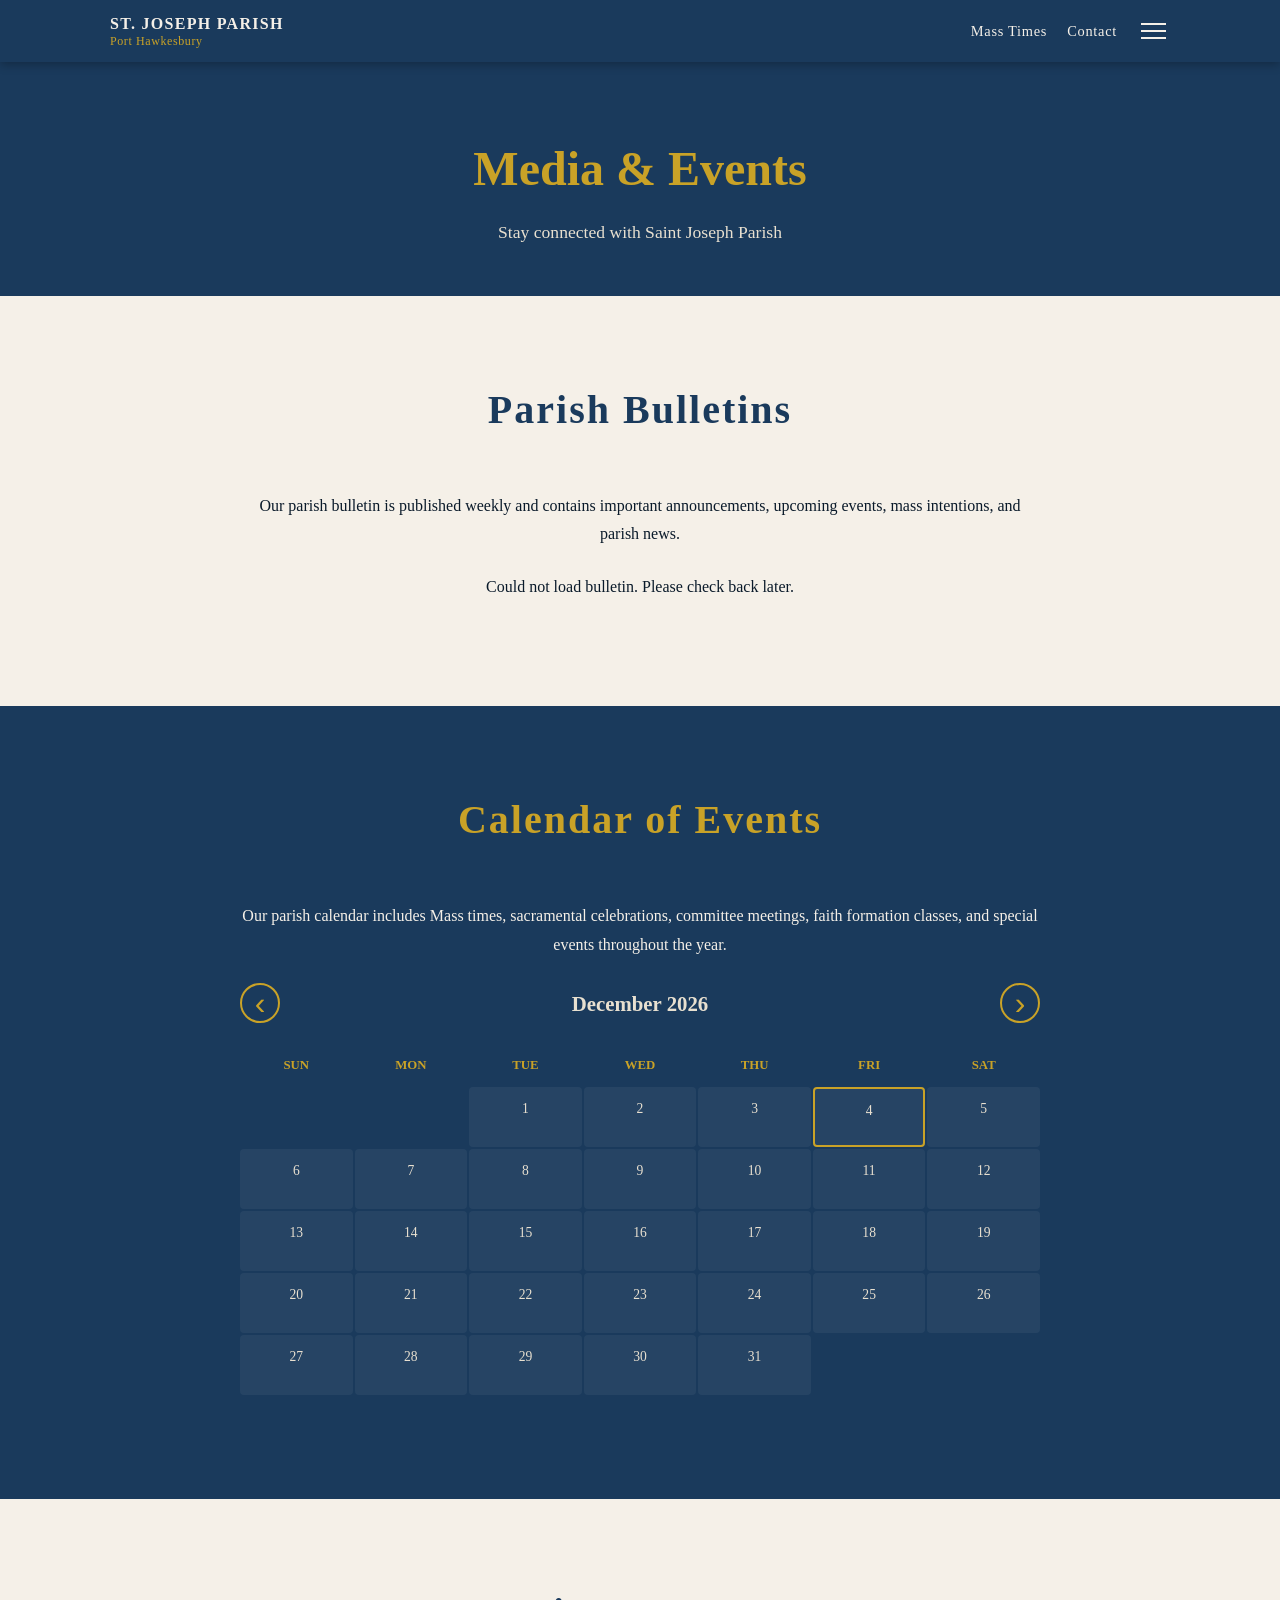
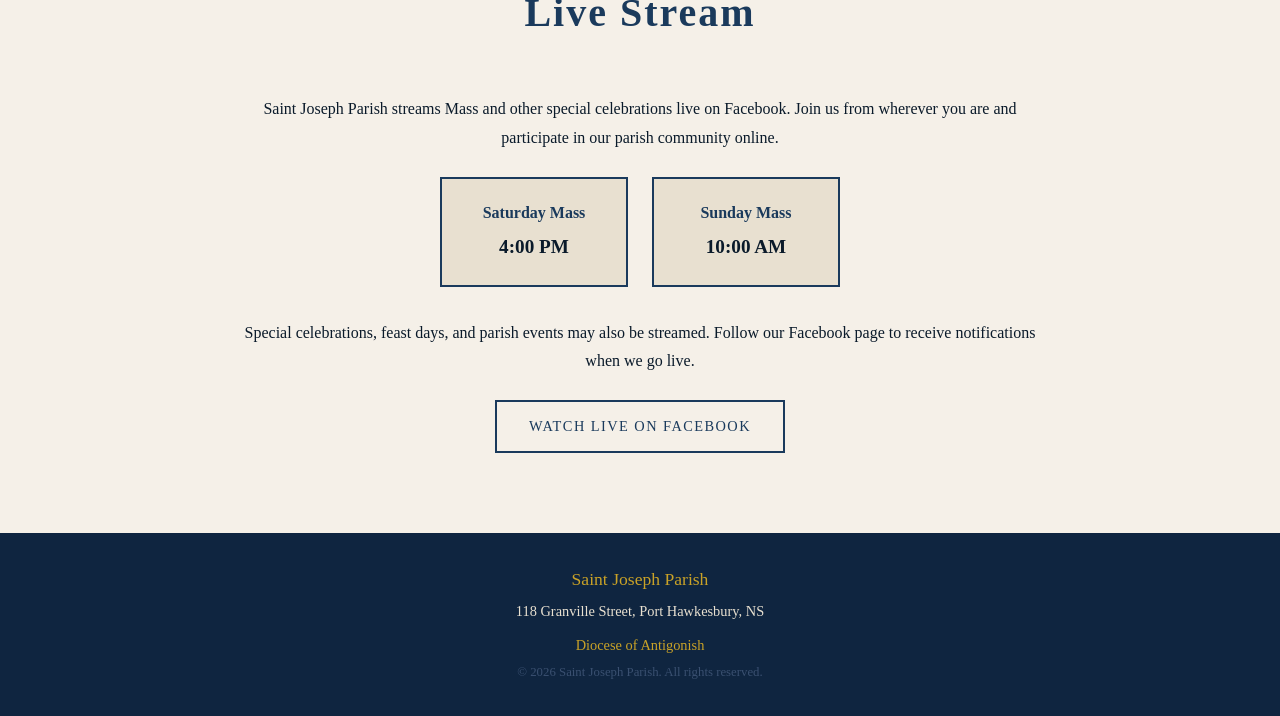
<file: media.html>
<!DOCTYPE html>
<html lang="en">
<head>
    <meta charset="UTF-8">
    <meta name="viewport" content="width=device-width, initial-scale=1.0">
    <meta name="description" content="Media & Events - Saint Joseph Parish, Port Hawkesbury, Nova Scotia.">
    <title>Media & Events | Saint Joseph Parish</title>
    <link rel="icon" type="image/png" href="favicon.png">
    <link rel="stylesheet" href="css/style.css">
</head>
<body>

    <!-- NAVIGATION -->
    <nav id="navbar">
        <div class="nav-container">
            <a class="nav-logo" href="index.html">
                <span class="nav-title">ST. JOSEPH PARISH</span>
                <span class="nav-subtitle">Port Hawkesbury</span></a>
            <div class="nav-right">
                <a href="index.html#mass" class="nav-quick-link">Mass Times</a>
                <a href="index.html#contact" class="nav-quick-link">Contact</a>
                <button class="hamburger" id="hamburger" aria-label="Open menu">
                    <span></span>
                    <span></span>
                    <span></span>
                </button>
            </div>
        </div>
    </nav>

    <!-- SIDEBAR OVERLAY -->
    <div class="sidebar-overlay" id="sidebar-overlay"></div>

    <!-- SIDEBAR -->
    <div class="sidebar" id="sidebar">
        <button class="sidebar-close" id="sidebar-close">✕</button>
        <ul class="sidebar-nav">
            <li><a href="index.html">Home</a></li>
            <li class="sidebar-dropdown">
                <button class="sidebar-dropdown-toggle">About <span>▾</span></button>
                <ul class="sidebar-dropdown-menu">
                    <li><a href="index.html#about">Our Parish</a></li>
                    <li><a href="history.html">Parish History</a></li>
                    <li><a href="staff.html">Staff</a></li>
                </ul>
            </li>
            <li class="sidebar-dropdown">
                <button class="sidebar-dropdown-toggle">Media & Events <span>▾</span></button>
                <ul class="sidebar-dropdown-menu">
                    <li><a href="media.html#bulletins">Bulletins</a></li>
                    <li><a href="media.html#calendar">Calendar</a></li>
                    <li><a href="media.html#livestream">Live Stream</a></li>
                </ul>
            </li>
            <li><a href="faith-formation.html">Faith Formation</a></li>
            <li class="sidebar-dropdown">
                <button class="sidebar-dropdown-toggle">Ministries <span>▾</span></button>
                <ul class="sidebar-dropdown-menu">
                    <li><a href="ministries.html#music">Music Ministry</a></li>
                    <li><a href="ministries.html#eucharist">Eucharist Ministry</a></li>
                    <li><a href="ministries.html#lector">Lector Ministry</a></li>
                    <li><a href="ministries.html#hospitality">Hospitality Ministry</a></li>
                    <li><a href="ministries.html#funeral">Funeral Servers</a></li>
                </ul>
            </li>
            <li class="sidebar-dropdown">
                <button class="sidebar-dropdown-toggle">Committees <span>▾</span></button>
                <ul class="sidebar-dropdown-menu">
                    <li><a href="committees.html#pastoral-council">Pastoral Council</a></li>
                    <li><a href="committees.html#finance">Finance</a></li>
                    <li><a href="committees.html#fundraising">Fundraising</a></li>
                    <li><a href="committees.html#liturgy">Liturgy</a></li>
                    <li><a href="committees.html#property">Property</a></li>
                    <li><a href="committees.html#cemetery">Cemetery</a></li>
                </ul>
            </li>
            <li class="sidebar-dropdown">
                <button class="sidebar-dropdown-toggle">Sacraments <span>▾</span></button>
                <ul class="sidebar-dropdown-menu">
                    <li><a href="sacraments.html#baptism">Baptism</a></li>
                    <li><a href="sacraments.html#confirmation">Confirmation</a></li>
                    <li><a href="sacraments.html#eucharist">Eucharist</a></li>
                    <li><a href="sacraments.html#reconciliation">Reconciliation</a></li>
                    <li><a href="sacraments.html#anointing">Anointing of the Sick</a></li>
                    <li><a href="sacraments.html#holy-orders">Holy Orders</a></li>
                    <li><a href="sacraments.html#matrimony">Matrimony</a></li>
                </ul>
            </li>
            <li class="sidebar-dropdown">
                <button class="sidebar-dropdown-toggle">Organizations <span>▾</span></button>
                <ul class="sidebar-dropdown-menu">
                    <li><a href="organizations.html#cwl">Catholic Women's League</a></li>
                    <li><a href="organizations.html#koc">Knights of Columbus</a></li>
                </ul>
            </li>
            <li class="sidebar-dropdown">
                <button class="sidebar-dropdown-toggle">Cemeteries <span>▾</span></button>
                <ul class="sidebar-dropdown-menu">
                    <li><a href="cemeteries.html#stjoseph">St. Joseph's Cemetery</a></li>
                    <li><a href="cemeteries.html#chapelhill">Chapel Hill Cemetery</a></li>
                    <li><a href="cemeteries.html#guidelines">Guidelines</a></li>
                </ul>
            </li>
            <li><a href="closet.html">St. Joseph's Closet</a></li>
            <li><a href="giving.html">Giving</a></li>
        </ul>
    </div>

    <!-- PAGE HEADER -->
    <div class="page-header">
        <h1>Media & Events</h1>
        <p>Stay connected with Saint Joseph Parish</p>
    </div>

    <!-- BULLETINS -->
    <section id="bulletins" class="section">
        <div class="container">
            <h2 class="section-title">Parish Bulletins</h2>
            <div class="media-card media-card-light">
                <p>Our parish bulletin is published weekly and contains important announcements, upcoming events, mass intentions, and parish news.</p>
                <div id="bulletin-container">
                    <p id="bulletin-loading" class="media-placeholder-text">Loading latest bulletin...</p>
                </div>
            </div>
        </div>
    </section>

    <!-- CALENDAR -->
    <section id="calendar" class="section section-dark">
        <div class="container">
            <h2 class="section-title light">Calendar of Events</h2>
            <div class="media-card">
                <p>Our parish calendar includes Mass times, sacramental celebrations, committee meetings, faith formation classes, and special events throughout the year.</p>
                <div class="calendar-nav">
                    <button class="calendar-nav-btn" id="cal-prev">&#8249;</button>
                    <h3 class="calendar-month-title" id="cal-month-title"></h3>
                    <button class="calendar-nav-btn" id="cal-next">&#8250;</button>
                </div>
                <div class="calendar-grid" id="calendar-grid"></div>
                <div class="calendar-event-detail" id="calendar-event-detail" style="display:none;">
                    <button class="calendar-detail-close" id="calendar-detail-close">✕</button>
                    <div id="calendar-event-content"></div>
                </div>
            </div>
        </div>
    </section>

    <!-- LIVE STREAM -->
    <section id="livestream" class="section">
        <div class="container">
            <h2 class="section-title">Live Stream</h2>
            <div class="media-card media-card-light">
                <p>Saint Joseph Parish streams Mass and other special celebrations live on Facebook. Join us from wherever you are and participate in our parish community online.</p>
                <div class="media-schedule">
                    <div class="media-schedule-item media-schedule-item-light">
                        <h3>Saturday Mass</h3>
                        <p>4:00 PM</p>
                    </div>
                    <div class="media-schedule-item media-schedule-item-light">
                        <h3>Sunday Mass</h3>
                        <p>10:00 AM</p>
                    </div>
                </div>
                <p>Special celebrations, feast days, and parish events may also be streamed. Follow our Facebook page to receive notifications when we go live.</p>
                <div class="media-btn-group">
                    <a href="https://www.facebook.com/StJparish2020/" target="_blank" class="btn btn-outline">Watch Live on Facebook</a>
                </div>
            </div>
        </div>
    </section>

    <!-- FOOTER -->
    <footer>
        <div class="footer-content">
            <p class="footer-name">Saint Joseph Parish</p>
            <p class="footer-address">118 Granville Street, Port Hawkesbury, NS</p>
            <p class="footer-diocese"><a href="https://antigonishdiocese.com" target="_blank">Diocese of Antigonish</a></p>
            <p class="footer-copy">&copy; 2026 Saint Joseph Parish. All rights reserved.</p>
        </div>
    </footer>

    <script src="js/media.js"></script>
</body>
</html>
</file>
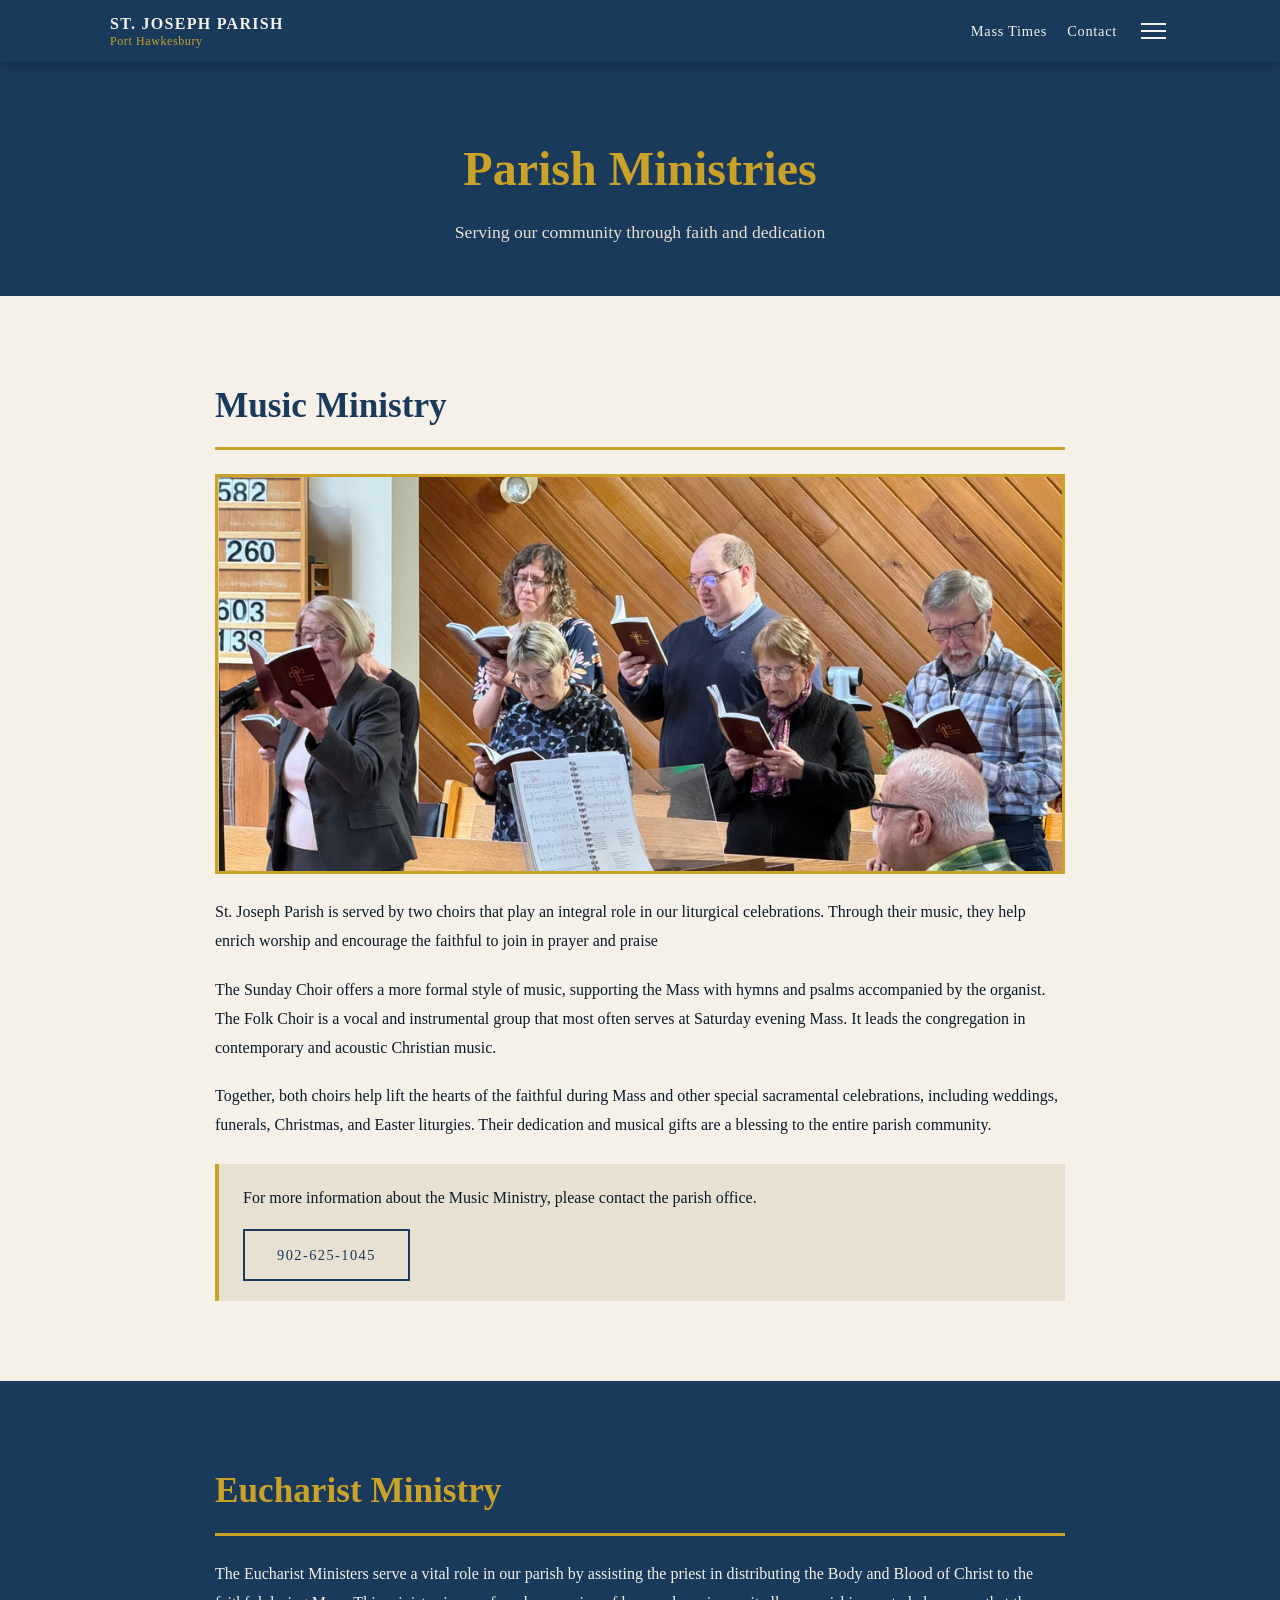
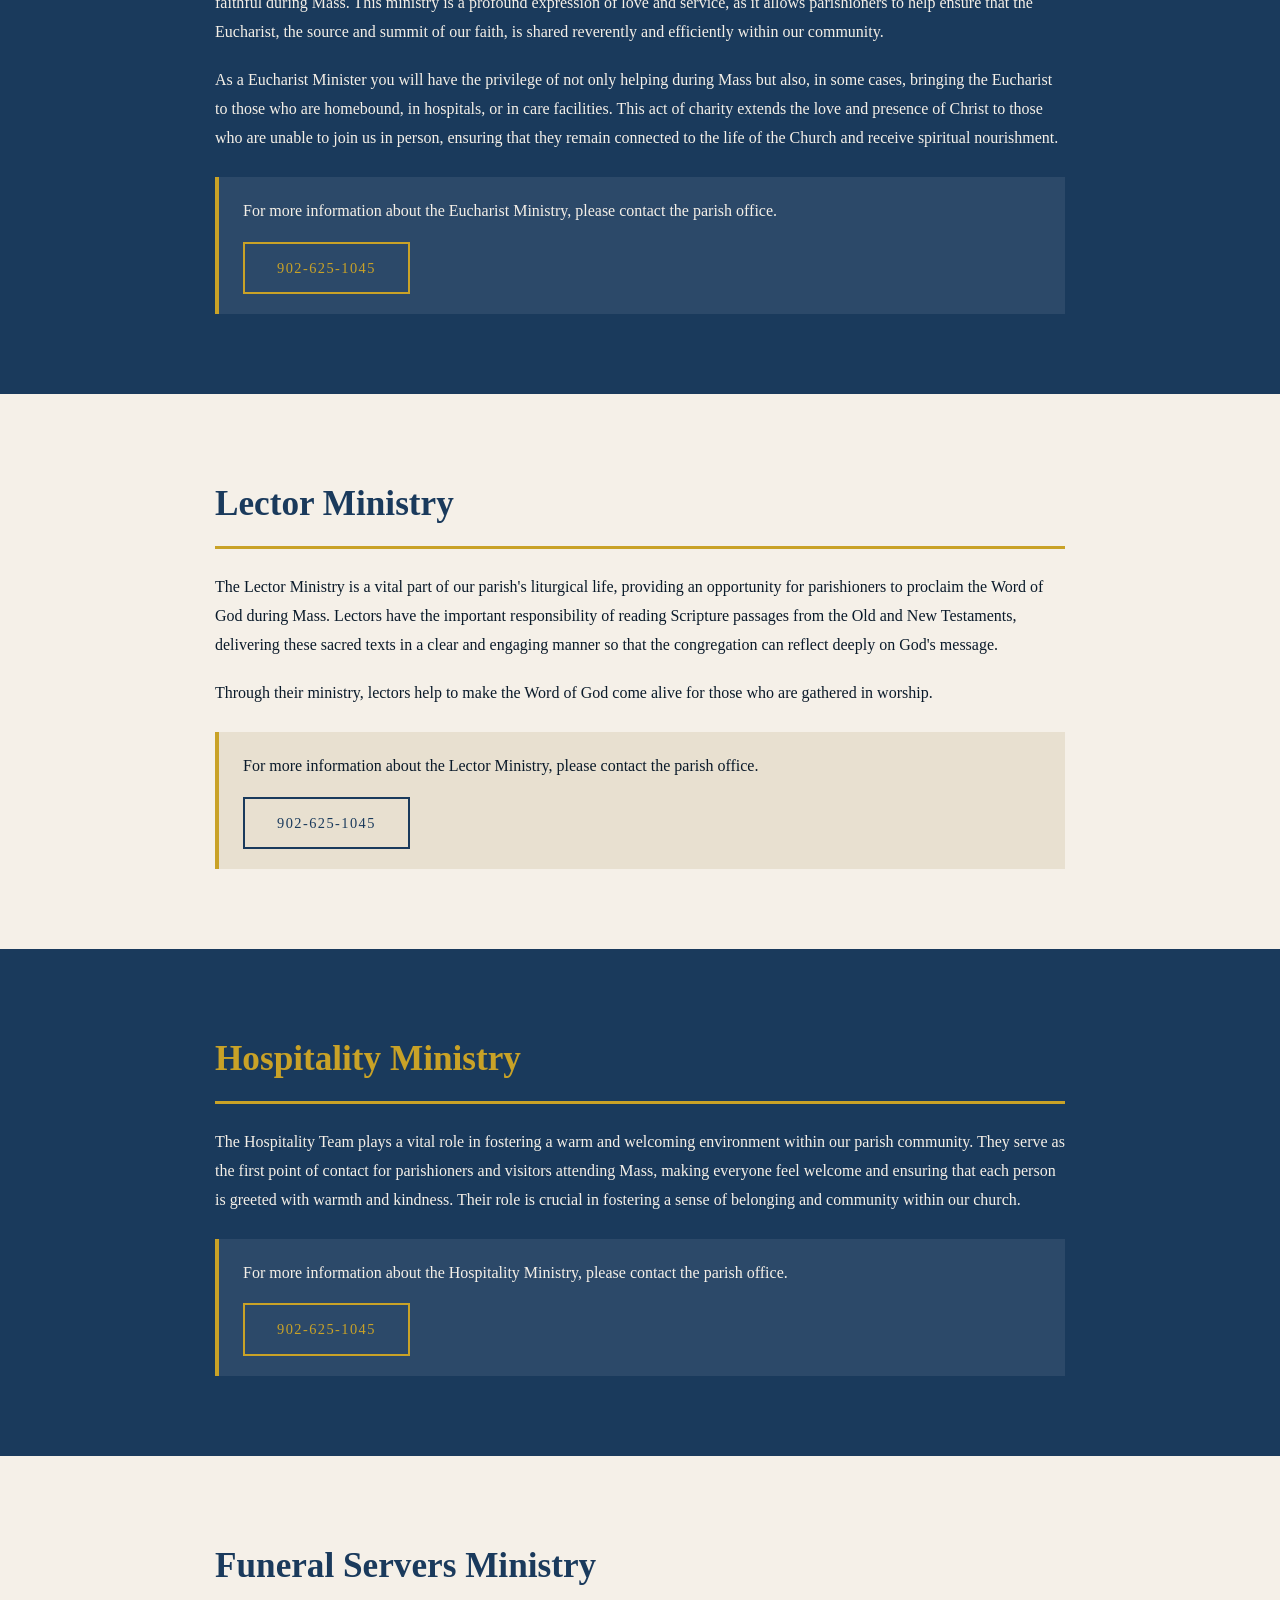
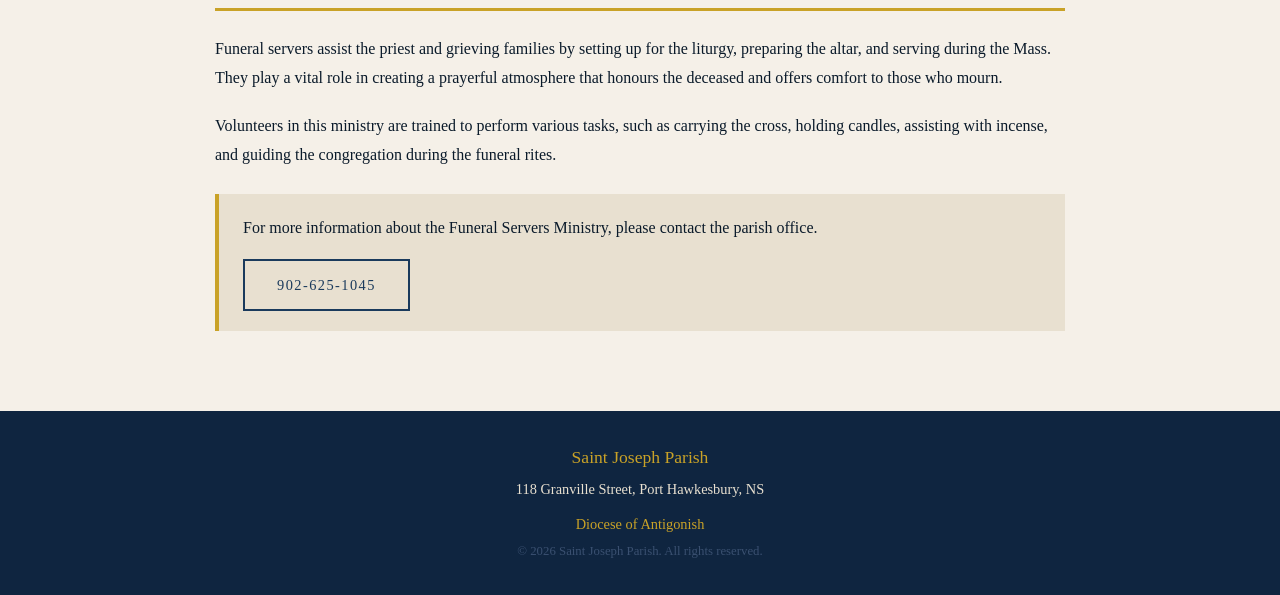
<file: ministries.html>
<!DOCTYPE html>
<html lang="en">
<head>
    <meta charset="UTF-8">
    <meta name="viewport" content="width=device-width, initial-scale=1.0">
    <meta name="description" content="Parish Ministries - Saint Joseph Parish, Port Hawkesbury, Nova Scotia.">
    <title>Ministries | Saint Joseph Parish</title>
    <link rel="icon" type="image/png" href="favicon.png">
    <link rel="stylesheet" href="css/style.css">
</head>
<body>

    <!-- NAVIGATION -->
    <nav id="navbar">
        <div class="nav-container">
            <a class="nav-logo" href="index.html">
                <span class="nav-title">ST. JOSEPH PARISH</span>
                <span class="nav-subtitle">Port Hawkesbury</span></a>
            <div class="nav-right">
                <a href="index.html#mass" class="nav-quick-link">Mass Times</a>
                <a href="index.html#contact" class="nav-quick-link">Contact</a>
                <button class="hamburger" id="hamburger" aria-label="Open menu">
                    <span></span>
                    <span></span>
                    <span></span>
                </button>
            </div>
        </div>
    </nav>

    <!-- SIDEBAR OVERLAY -->
    <div class="sidebar-overlay" id="sidebar-overlay"></div>

    <!-- SIDEBAR -->
    <div class="sidebar" id="sidebar">
        <button class="sidebar-close" id="sidebar-close">✕</button>
        <ul class="sidebar-nav">
            <li><a href="index.html">Home</a></li>
            <li class="sidebar-dropdown">
                <button class="sidebar-dropdown-toggle">About <span>▾</span></button>
                <ul class="sidebar-dropdown-menu">
                    <li><a href="index.html#about">Our Parish</a></li>
                    <li><a href="history.html">Parish History</a></li>
                    <li><a href="staff.html">Staff</a></li>
                </ul>
            </li>
            <li class="sidebar-dropdown">
                <button class="sidebar-dropdown-toggle">Media & Events <span>▾</span></button>
                <ul class="sidebar-dropdown-menu">
                    <li><a href="media.html#bulletins">Bulletins</a></li>
                    <li><a href="media.html#calendar">Calendar</a></li>
                    <li><a href="media.html#livestream">Live Stream</a></li>
                </ul>
            </li>
            <li><a href="faith-formation.html">Faith Formation</a></li>
            <li class="sidebar-dropdown">
                <button class="sidebar-dropdown-toggle">Ministries <span>▾</span></button>
                <ul class="sidebar-dropdown-menu">
                    <li><a href="ministries.html#music">Music Ministry</a></li>
                    <li><a href="ministries.html#eucharist">Eucharist Ministry</a></li>
                    <li><a href="ministries.html#lector">Lector Ministry</a></li>
                    <li><a href="ministries.html#hospitality">Hospitality Ministry</a></li>
                    <li><a href="ministries.html#funeral">Funeral Servers</a></li>
                </ul>
            </li>
            <li class="sidebar-dropdown">
                <button class="sidebar-dropdown-toggle">Committees <span>▾</span></button>
                <ul class="sidebar-dropdown-menu">
                    <li><a href="committees.html#pastoral-council">Pastoral Council</a></li>
                    <li><a href="committees.html#finance">Finance</a></li>
                    <li><a href="committees.html#fundraising">Fundraising</a></li>
                    <li><a href="committees.html#liturgy">Liturgy</a></li>
                    <li><a href="committees.html#property">Property</a></li>
                    <li><a href="committees.html#cemetery">Cemetery</a></li>
                </ul>
            </li>
            <li class="sidebar-dropdown">
                <button class="sidebar-dropdown-toggle">Sacraments <span>▾</span></button>
                <ul class="sidebar-dropdown-menu">
                    <li><a href="sacraments.html#baptism">Baptism</a></li>
                    <li><a href="sacraments.html#confirmation">Confirmation</a></li>
                    <li><a href="sacraments.html#eucharist">Eucharist</a></li>
                    <li><a href="sacraments.html#reconciliation">Reconciliation</a></li>
                    <li><a href="sacraments.html#anointing">Anointing of the Sick</a></li>
                    <li><a href="sacraments.html#holy-orders">Holy Orders</a></li>
                    <li><a href="sacraments.html#matrimony">Matrimony</a></li>
                </ul>
            </li>
            <li class="sidebar-dropdown">
                <button class="sidebar-dropdown-toggle">Organizations <span>▾</span></button>
                <ul class="sidebar-dropdown-menu">
                    <li><a href="organizations.html#cwl">Catholic Women's League</a></li>
                    <li><a href="organizations.html#koc">Knights of Columbus</a></li>
                </ul>
            </li>
            <li class="sidebar-dropdown">
                <button class="sidebar-dropdown-toggle">Cemeteries <span>▾</span></button>
                <ul class="sidebar-dropdown-menu">
                    <li><a href="cemeteries.html#stjoseph">St. Joseph's Cemetery</a></li>
                    <li><a href="cemeteries.html#chapelhill">Chapel Hill Cemetery</a></li>
                    <li><a href="cemeteries.html#guidelines">Guidelines</a></li>
                </ul>
            </li>
            <li><a href="closet.html">St. Joseph's Closet</a></li>
            <li><a href="giving.html">Giving</a></li>
        </ul>
    </div>

    <!-- PAGE HEADER -->
    <div class="page-header">
        <h1>Parish Ministries</h1>
        <p>Serving our community through faith and dedication</p>
    </div>

    <!-- MUSIC MINISTRY -->
    <section id="music" class="section">
        <div class="container">
            <div class="ministry-card">
                <h2 class="ministry-title">Music Ministry</h2>
                <div class="ministry-photo">
                    <img id="img-choir" src="" alt="St. Joseph Parish Choir">
                </div>
                <p>St. Joseph Parish is served by two choirs that play an integral role in our liturgical celebrations. Through their music, they help enrich worship and encourage the faithful to join in prayer and praise </p>
                <p>The Sunday Choir offers a more formal style of music, supporting the Mass with hymns and psalms accompanied by the organist.
                The Folk Choir is a vocal and instrumental group that most often serves at Saturday evening Mass. It leads the congregation in contemporary and acoustic Christian music.
                </p>
                <p>Together, both choirs help lift the hearts of the faithful during Mass and other special sacramental celebrations, including weddings, funerals, Christmas, and Easter liturgies. Their dedication and musical gifts are a blessing to the entire parish community.</p>
                <div class="ministry-join">
                    <p>For more information about the Music Ministry, please contact the parish office.</p>
                    <a href="tel:9026251045" class="btn btn-outline">902-625-1045</a>
                </div>
            </div>
        </div>
    </section>

    <!-- EUCHARIST MINISTRY -->
    <section id="eucharist" class="section section-dark">
        <div class="container">
            <div class="ministry-card">
                <h2 class="ministry-title light">Eucharist Ministry</h2>
                <p>The Eucharist Ministers serve a vital role in our parish by assisting the priest in distributing the Body and Blood of Christ to the faithful during Mass. This ministry is a profound expression of love and service, as it allows parishioners to help ensure that the Eucharist, the source and summit of our faith, is shared reverently and efficiently within our community.</p>
                <p>As a Eucharist Minister you will have the privilege of not only helping during Mass but also, in some cases, bringing the Eucharist to those who are homebound, in hospitals, or in care facilities. This act of charity extends the love and presence of Christ to those who are unable to join us in person, ensuring that they remain connected to the life of the Church and receive spiritual nourishment.</p>
                <div class="ministry-join ministry-join-dark">
                    <p>For more information about the Eucharist Ministry, please contact the parish office.</p>
                    <a href="tel:9026251045" class="btn btn-gold">902-625-1045</a>
                </div>
            </div>
        </div>
    </section>

    <!-- LECTOR MINISTRY -->
    <section id="lector" class="section">
        <div class="container">
            <div class="ministry-card">
                <h2 class="ministry-title">Lector Ministry</h2>
                <p>The Lector Ministry is a vital part of our parish's liturgical life, providing an opportunity for parishioners to proclaim the Word of God during Mass. Lectors have the important responsibility of reading Scripture passages from the Old and New Testaments, delivering these sacred texts in a clear and engaging manner so that the congregation can reflect deeply on God's message.</p>
                <p>Through their ministry, lectors help to make the Word of God come alive for those who are gathered in worship.</p>
                <div class="ministry-join">
                    <p>For more information about the Lector Ministry, please contact the parish office.</p>
                    <a href="tel:9026251045" class="btn btn-outline">902-625-1045</a>
                </div>
            </div>
        </div>
    </section>

    <!-- HOSPITALITY MINISTRY -->
    <section id="hospitality" class="section section-dark">
        <div class="container">
            <div class="ministry-card">
                <h2 class="ministry-title light">Hospitality Ministry</h2>
                <p>The Hospitality Team plays a vital role in fostering a warm and welcoming environment within our parish community. They serve as the first point of contact for parishioners and visitors attending Mass, making everyone feel welcome and ensuring that each person is greeted with warmth and kindness. Their role is crucial in fostering a sense of belonging and community within our church.</p>
                <div class="ministry-join ministry-join-dark">
                    <p>For more information about the Hospitality Ministry, please contact the parish office.</p>
                    <a href="tel:9026251045" class="btn btn-gold">902-625-1045</a>
                </div>
            </div>
        </div>
    </section>

    <!-- FUNERAL SERVERS -->
    <section id="funeral" class="section">
        <div class="container">
            <div class="ministry-card">
                <h2 class="ministry-title">Funeral Servers Ministry</h2>
                <p>Funeral servers assist the priest and grieving families by setting up for the liturgy, preparing the altar, and serving during the Mass. They play a vital role in creating a prayerful atmosphere that honours the deceased and offers comfort to those who mourn.</p>
                <p>Volunteers in this ministry are trained to perform various tasks, such as carrying the cross, holding candles, assisting with incense, and guiding the congregation during the funeral rites.</p>
                <div class="ministry-join">
                    <p>For more information about the Funeral Servers Ministry, please contact the parish office.</p>
                    <a href="tel:9026251045" class="btn btn-outline">902-625-1045</a>
                </div>
            </div>
        </div>
    </section>

    <!-- FOOTER -->
    <footer>
        <div class="footer-content">
            <p class="footer-name">Saint Joseph Parish</p>
            <p class="footer-address">118 Granville Street, Port Hawkesbury, NS</p>
            <p class="footer-diocese"><a href="https://antigonishdiocese.com" target="_blank">Diocese of Antigonish</a></p>
            <p class="footer-copy">&copy; 2026 Saint Joseph Parish. All rights reserved.</p>
        </div>
    </footer>

    <script src="js/ministries.js"></script>
</body>
</html>
</file>
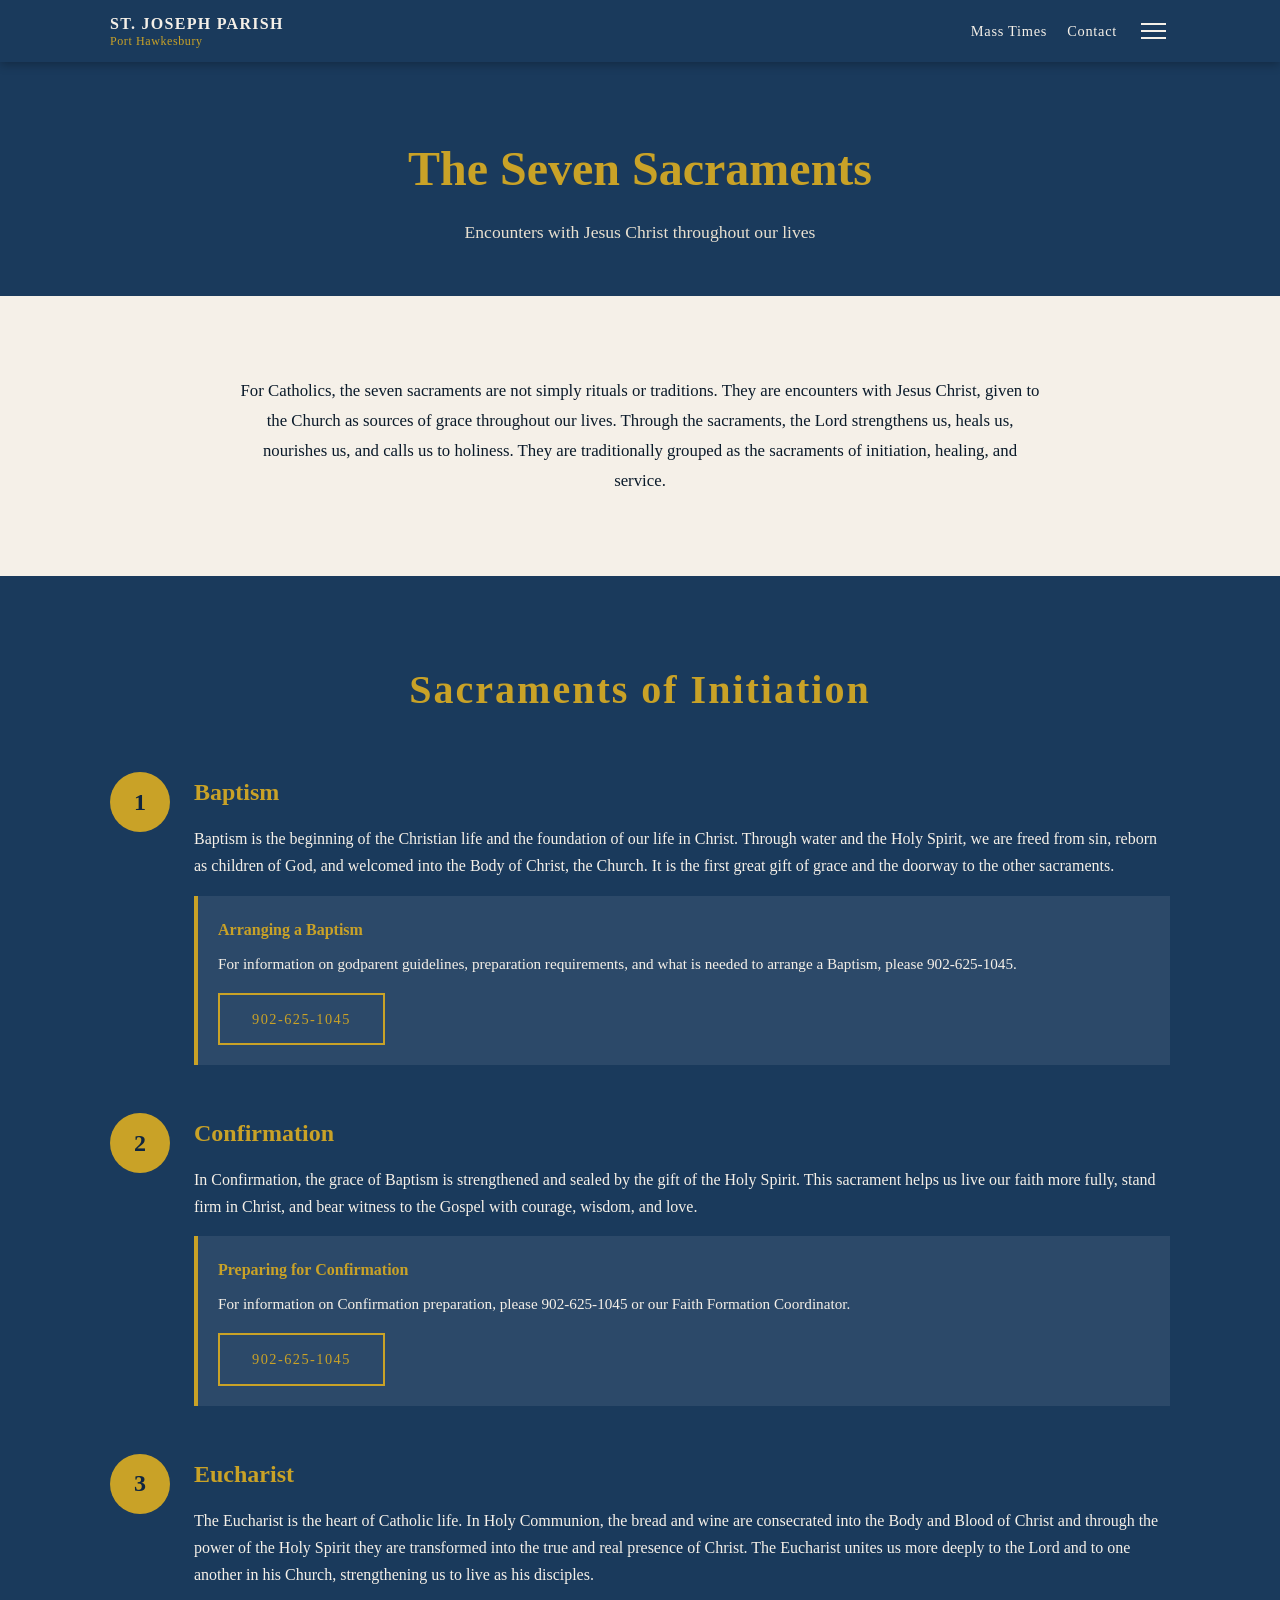
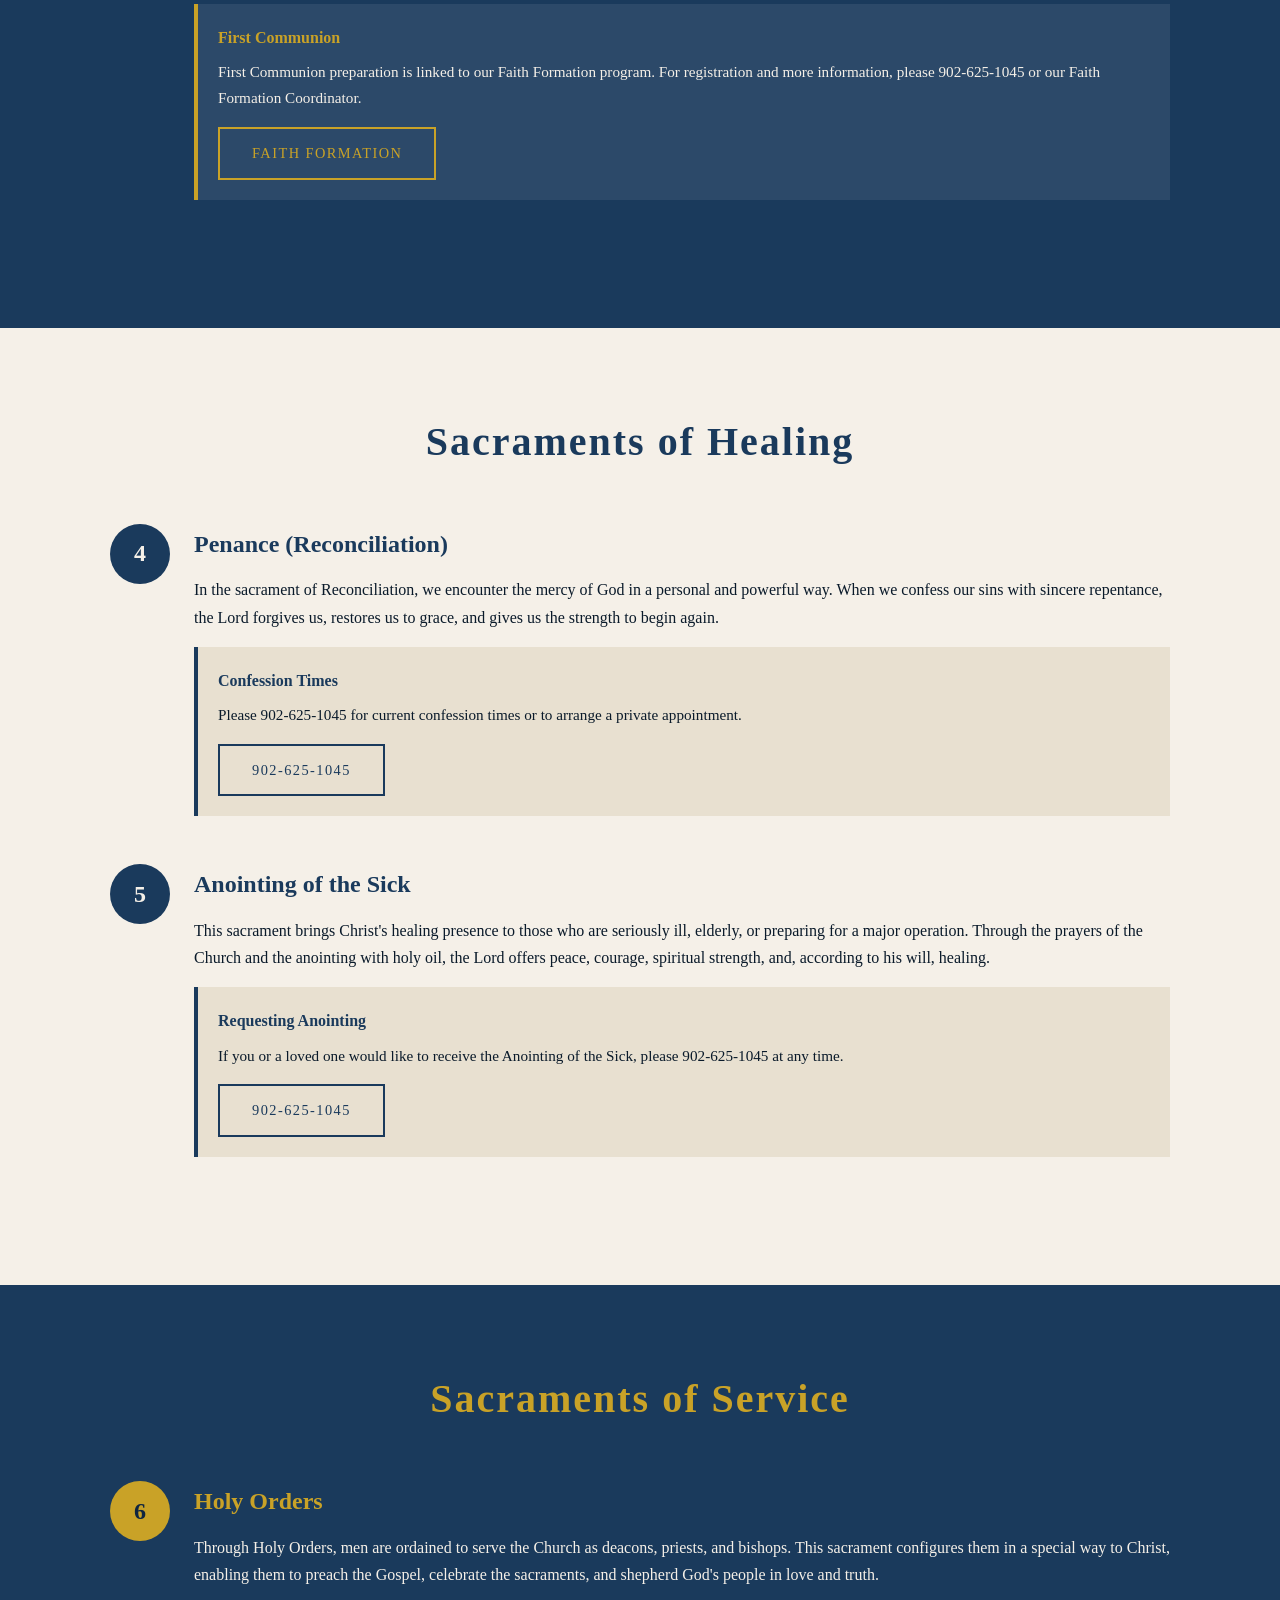
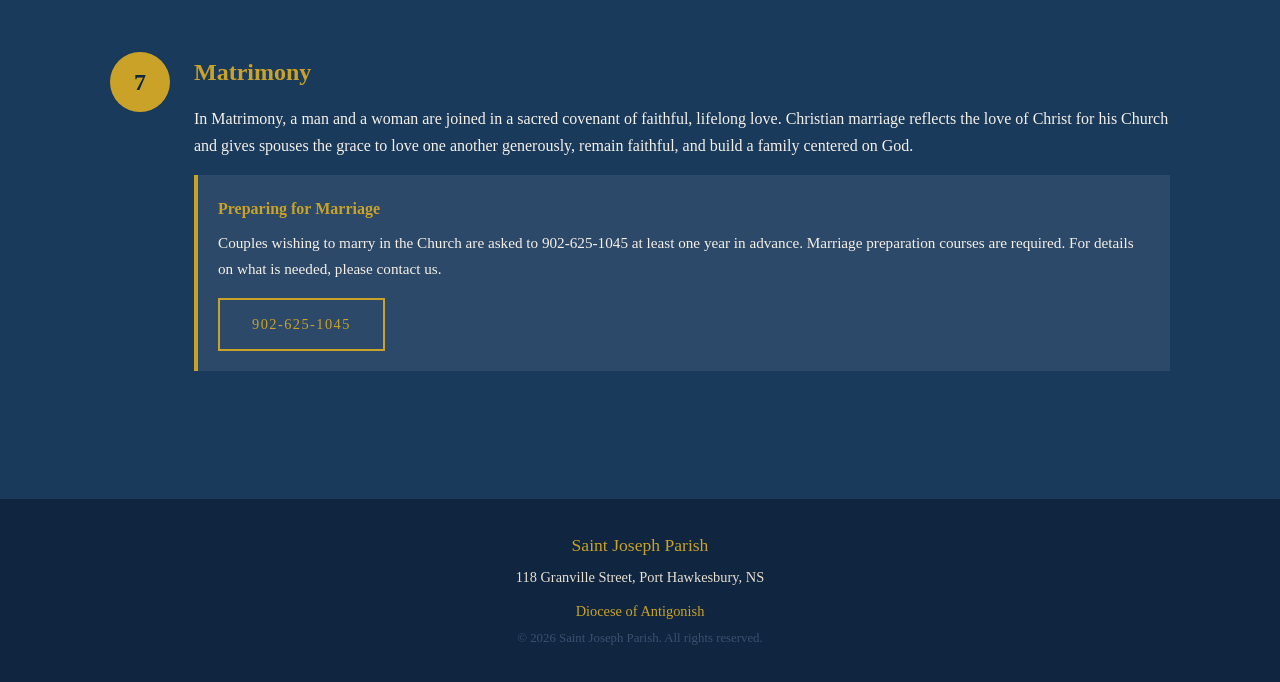
<file: sacraments.html>
<!DOCTYPE html>
<html lang="en">
<head>
    <meta charset="UTF-8">
    <meta name="viewport" content="width=device-width, initial-scale=1.0">
    <meta name="description" content="The Seven Sacraments - Saint Joseph Parish, Port Hawkesbury, Nova Scotia.">
    <title>Sacraments | Saint Joseph Parish</title>
    <link rel="icon" type="image/png" href="favicon.png">
    <link rel="stylesheet" href="css/style.css">
</head>
<body>

    <!-- NAVIGATION -->
    <nav id="navbar">
        <div class="nav-container">
            <a class="nav-logo" href="index.html">
                <span class="nav-title">ST. JOSEPH PARISH</span>
                <span class="nav-subtitle">Port Hawkesbury</span></a>
            <div class="nav-right">
                <a href="index.html#mass" class="nav-quick-link">Mass Times</a>
                <a href="index.html#contact" class="nav-quick-link">Contact</a>
                <button class="hamburger" id="hamburger" aria-label="Open menu">
                    <span></span>
                    <span></span>
                    <span></span>
                </button>
            </div>
        </div>
    </nav>

    <!-- SIDEBAR OVERLAY -->
    <div class="sidebar-overlay" id="sidebar-overlay"></div>

    <!-- SIDEBAR -->
    <div class="sidebar" id="sidebar">
        <button class="sidebar-close" id="sidebar-close">✕</button>
        <ul class="sidebar-nav">
            <li><a href="index.html">Home</a></li>
            <li class="sidebar-dropdown">
                <button class="sidebar-dropdown-toggle">About <span>▾</span></button>
                <ul class="sidebar-dropdown-menu">
                    <li><a href="index.html#about">Our Parish</a></li>
                    <li><a href="history.html">Parish History</a></li>
                    
                    <li><a href="staff.html">Staff</a></li>
                </ul>
            </li>
            <li class="sidebar-dropdown">
                <button class="sidebar-dropdown-toggle">Media & Events <span>▾</span></button>
                <ul class="sidebar-dropdown-menu">
                    <li><a href="media.html#bulletins">Bulletins</a></li>
                    <li><a href="media.html#calendar">Calendar</a></li>
                    <li><a href="media.html#livestream">Live Stream</a></li>
                </ul>
            </li>
            <li><a href="faith-formation.html">Faith Formation</a></li>
            <li class="sidebar-dropdown">
                <button class="sidebar-dropdown-toggle">Ministries <span>▾</span></button>
                <ul class="sidebar-dropdown-menu">
                    <li><a href="ministries.html#music">Music Ministry</a></li>
                    <li><a href="ministries.html#eucharist">Eucharist Ministry</a></li><li><a href="ministries.html#lector">Lector Ministry</a></li><li><a href="ministries.html#hospitality">Hospitality Ministry</a></li><li><a href="ministries.html#funeral">Funeral Servers</a></li>
                    
                </ul>
            </li>
            <li class="sidebar-dropdown">
                <button class="sidebar-dropdown-toggle">Committees <span>▾</span></button>
                <ul class="sidebar-dropdown-menu">
                    <li><a href="committees.html#pastoral-council">Pastoral Council</a></li><li><a href="committees.html#finance">Finance</a></li><li><a href="committees.html#fundraising">Fundraising</a></li><li><a href="committees.html#liturgy">Liturgy</a></li><li><a href="committees.html#property">Property</a></li><li><a href="committees.html#cemetery">Cemetery</a></li>
                </ul>
            </li>
            <li class="sidebar-dropdown">
                <button class="sidebar-dropdown-toggle">Sacraments <span>▾</span></button>
                <ul class="sidebar-dropdown-menu">
                    <li><a href="sacraments.html#baptism">Baptism</a></li>
                    <li><a href="sacraments.html#confirmation">Confirmation</a></li>
                    <li><a href="sacraments.html#eucharist">Eucharist</a></li>
                    <li><a href="sacraments.html#reconciliation">Reconciliation</a></li>
                    <li><a href="sacraments.html#anointing">Anointing of the Sick</a></li>
                    <li><a href="sacraments.html#holy-orders">Holy Orders</a></li>
                    <li><a href="sacraments.html#matrimony">Matrimony</a></li>
                </ul>
            </li>
            <li class="sidebar-dropdown">
                <button class="sidebar-dropdown-toggle">Organizations <span>▾</span></button>
                <ul class="sidebar-dropdown-menu">
                    <li><a href="organizations.html#cwl">Catholic Women's League</a></li>
                    <li><a href="organizations.html#koc">Knights of Columbus</a></li>
                    </ul>
            </li>
            <li class="sidebar-dropdown">
                <button class="sidebar-dropdown-toggle">Cemeteries <span>▾</span></button>
                <ul class="sidebar-dropdown-menu">
                    <li><a href="cemeteries.html#stjoseph">St. Joseph's Cemetery</a></li>
                    <li><a href="cemeteries.html#chapelhill">Chapel Hill Cemetery</a></li>
                    <li><a href="cemeteries.html#guidelines">Guidelines</a></li>
                </ul>
            </li>
            <li><a href="closet.html">St. Joseph's Closet</a></li><li><a href="giving.html">Giving</a></li>
        </ul>
    </div>

    <!-- PAGE HEADER -->
    <div class="page-header">
        <h1>The Seven Sacraments</h1>
        <p>Encounters with Jesus Christ throughout our lives</p>
    </div>

    <!-- INTRO -->
    <section class="section">
        <div class="container">
            <div class="sacraments-intro">
                <p>For Catholics, the seven sacraments are not simply rituals or traditions. They are encounters with Jesus Christ, given to the Church as sources of grace throughout our lives. Through the sacraments, the Lord strengthens us, heals us, nourishes us, and calls us to holiness. They are traditionally grouped as the sacraments of initiation, healing, and service.</p>
            </div>
        </div>
    </section>

    <!-- INITIATION -->
    <section class="section section-dark">
        <div class="container">
            <h2 class="section-title light">Sacraments of Initiation</h2>

            <div class="sacrament-card" id="baptism">
                <div class="sacrament-number">1</div>
                <div class="sacrament-content">
                    <h3>Baptism</h3>
                    <p>Baptism is the beginning of the Christian life and the foundation of our life in Christ. Through water and the Holy Spirit, we are freed from sin, reborn as children of God, and welcomed into the Body of Christ, the Church. It is the first great gift of grace and the doorway to the other sacraments.</p>
                    <div class="sacrament-info-box">
                        <h4>Arranging a Baptism</h4>
                        <p>For information on godparent guidelines, preparation requirements, and what is needed to arrange a Baptism, please 902-625-1045.</p>
                        <a href="tel:9026251045" class="btn btn-gold">902-625-1045</a>
                    </div>
                </div>
            </div>

            <div class="sacrament-card" id="confirmation">
                <div class="sacrament-number">2</div>
                <div class="sacrament-content">
                    <h3>Confirmation</h3>
                    <p>In Confirmation, the grace of Baptism is strengthened and sealed by the gift of the Holy Spirit. This sacrament helps us live our faith more fully, stand firm in Christ, and bear witness to the Gospel with courage, wisdom, and love.</p>
                    <div class="sacrament-info-box">
                        <h4>Preparing for Confirmation</h4>
                        <p>For information on Confirmation preparation, please 902-625-1045 or our Faith Formation Coordinator.</p>
                        <a href="tel:9026251045" class="btn btn-gold">902-625-1045</a>
                    </div>
                </div>
            </div>

            <div class="sacrament-card" id="eucharist">
                <div class="sacrament-number">3</div>
                <div class="sacrament-content">
                    <h3>Eucharist</h3>
                    <p>The Eucharist is the heart of Catholic life. In Holy Communion, the bread and wine are consecrated into the Body and Blood of Christ and through the power of the Holy Spirit they are transformed into the true and real presence of Christ. The Eucharist unites us more deeply to the Lord and to one another in his Church, strengthening us to live as his disciples.</p>
                    <div class="sacrament-info-box">
                        <h4>First Communion</h4>
                        <p>First Communion preparation is linked to our Faith Formation program. For registration and more information, please 902-625-1045 or our Faith Formation Coordinator.</p>
                        <a href="faith-formation.html" class="btn btn-gold">Faith Formation</a>
                    </div>
                </div>
            </div>
        </div>
    </section>

    <!-- HEALING -->
    <section class="section">
        <div class="container">
            <h2 class="section-title">Sacraments of Healing</h2>

            <div class="sacrament-card sacrament-card-light" id="reconciliation">
                <div class="sacrament-number sacrament-number-dark">4</div>
                <div class="sacrament-content">
                    <h3 class="sacrament-title-dark">Penance (Reconciliation)</h3>
                    <p class="sacrament-text-dark">In the sacrament of Reconciliation, we encounter the mercy of God in a personal and powerful way. When we confess our sins with sincere repentance, the Lord forgives us, restores us to grace, and gives us the strength to begin again.</p>
                    <div class="sacrament-info-box sacrament-info-box-dark">
                        <h4>Confession Times</h4>
                        <p>Please 902-625-1045 for current confession times or to arrange a private appointment.</p>
                        <a href="tel:9026251045" class="btn btn-outline">902-625-1045</a>
                    </div>
                </div>
            </div>

            <div class="sacrament-card sacrament-card-light" id="anointing">
                <div class="sacrament-number sacrament-number-dark">5</div>
                <div class="sacrament-content">
                    <h3 class="sacrament-title-dark">Anointing of the Sick</h3>
                    <p class="sacrament-text-dark">This sacrament brings Christ's healing presence to those who are seriously ill, elderly, or preparing for a major operation. Through the prayers of the Church and the anointing with holy oil, the Lord offers peace, courage, spiritual strength, and, according to his will, healing.</p>
                    <div class="sacrament-info-box sacrament-info-box-dark">
                        <h4>Requesting Anointing</h4>
                        <p>If you or a loved one would like to receive the Anointing of the Sick, please 902-625-1045 at any time.</p>
                        <a href="tel:9026251045" class="btn btn-outline">902-625-1045</a>
                    </div>
                </div>
            </div>
        </div>
    </section>

    <!-- SERVICE -->
    <section class="section section-dark">
        <div class="container">
            <h2 class="section-title light">Sacraments of Service</h2>

            <div class="sacrament-card" id="holy-orders">
                <div class="sacrament-number">6</div>
                <div class="sacrament-content">
                    <h3>Holy Orders</h3>
                    <p>Through Holy Orders, men are ordained to serve the Church as deacons, priests, and bishops. This sacrament configures them in a special way to Christ, enabling them to preach the Gospel, celebrate the sacraments, and shepherd God's people in love and truth.</p>
                </div>
            </div>

            <div class="sacrament-card" id="matrimony">
                <div class="sacrament-number">7</div>
                <div class="sacrament-content">
                    <h3>Matrimony</h3>
                    <p>In Matrimony, a man and a woman are joined in a sacred covenant of faithful, lifelong love. Christian marriage reflects the love of Christ for his Church and gives spouses the grace to love one another generously, remain faithful, and build a family centered on God.</p>
                    <div class="sacrament-info-box">
                        <h4>Preparing for Marriage</h4>
                        <p>Couples wishing to marry in the Church are asked to 902-625-1045 at least one year in advance. Marriage preparation courses are required. For details on what is needed, please contact us.</p>
                        <a href="tel:9026251045" class="btn btn-gold">902-625-1045</a>
                    </div>
                </div>
            </div>
        </div>
    </section>

    <!-- FOOTER -->
    <footer>
        <div class="footer-content">
            <p class="footer-name">Saint Joseph Parish</p>
            <p class="footer-address">118 Granville Street, Port Hawkesbury, NS</p>
            <p class="footer-diocese"><a href="https://antigonishdiocese.com" target="_blank">Diocese of Antigonish</a></p>
            <p class="footer-copy">&copy; 2026 Saint Joseph Parish. All rights reserved.</p>
        </div>
    </footer>

    <script src="js/sacraments.js"></script>
</body>
</html>
</file>
<file: css/style.css>
/* =====================
   ROOT & RESET
===================== */
* {
    margin: 0;
    padding: 0;
    box-sizing: border-box;
}

:root {
    --burgundy: #1a3a5c;
    --burgundy-dark: #0f2540;
    --gold: #c9a227;
    --gold-light: #f0c030;
    --warm-white: #f5f0e8;
    --cream: #e8e0d0;
    --text-dark: #0a1a2a;
    --text-mid: #3a5070;
    --white: #ffffff;
}

html {
    scroll-behavior: smooth;
}

body {
    font-family: Georgia, 'Times New Roman', serif;
    color: var(--text-dark);
    background-color: var(--warm-white);
    line-height: 1.7;
}

img {
    max-width: 100%;
    height: auto;
    display: block;
}

a {
    color: var(--gold);
    text-decoration: none;
}

a:hover {
    color: var(--gold-light);
}

/* =====================
   UTILITY
===================== */
.container {
    width: 100%;
    max-width: 1100px;
    margin: 0 auto;
    padding: 0 1.25rem;
}

.section {
    padding: 5rem 0;
}

.section-dark {
    background-color: var(--burgundy);
    color: var(--warm-white);
}

.section-title {
    font-size: clamp(1.8rem, 4vw, 2.5rem);
    text-align: center;
    margin-bottom: 3rem;
    letter-spacing: 0.05em;
    color: var(--burgundy);
}

.section-title.light {
    color: var(--gold);
}

/* =====================
   BUTTONS
===================== */
.btn {
    display: inline-block;
    padding: 0.75rem 2rem;
    font-size: 0.9rem;
    letter-spacing: 0.1em;
    text-transform: uppercase;
    border: 2px solid transparent;
    cursor: pointer;
    transition: all 0.3s ease;
    font-family: Georgia, serif;
}

.btn-gold {
    background-color: transparent;
    border-color: var(--gold);
    color: var(--gold);
}

.btn-gold:hover {
    background-color: var(--gold);
    color: var(--burgundy-dark);
}

.btn-burgundy {
    background-color: var(--burgundy);
    border-color: var(--burgundy);
    color: var(--warm-white);
}

.btn-burgundy:hover {
    background-color: var(--burgundy-dark);
    color: var(--gold);
}

.btn-outline {
    background-color: transparent;
    border-color: var(--burgundy);
    color: var(--burgundy);
}

.btn-outline:hover {
    background-color: var(--burgundy);
    color: var(--warm-white);
}

/* =====================
   NAVBAR
===================== */
#navbar {
    position: fixed;
    top: 0;
    width: 100%;
    background-color: var(--burgundy);
    z-index: 1000;
    box-shadow: 0 2px 10px rgba(0,0,0,0.3);
}

.nav-container {
    display: flex;
    align-items: center;
    justify-content: space-between;
    padding: 0.9rem 1.25rem;
    max-width: 1100px;
    margin: 0 auto;
}

.nav-logo {
    display: flex;
    flex-direction: column;
    line-height: 1.2;
}

.nav-title {
    color: var(--warm-white);
    font-size: 1rem;
    letter-spacing: 0.08em;
    font-weight: bold;
}

.nav-subtitle {
    color: var(--gold);
    font-size: 0.75rem;
    letter-spacing: 0.05em;
}

.nav-right {
    display: flex;
    align-items: center;
    gap: 1.25rem;
}

.nav-quick-link {
    color: var(--warm-white);
    font-size: 0.9rem;
    letter-spacing: 0.05em;
    transition: color 0.2s;
}

.nav-quick-link:hover {
    color: var(--gold);
}

/* Hamburger */
.hamburger {
    display: flex;
    flex-direction: column;
    gap: 5px;
    background: none;
    border: none;
    cursor: pointer;
    padding: 4px;
}

.hamburger span {
    display: block;
    width: 25px;
    height: 2px;
    background-color: var(--warm-white);
    transition: all 0.3s ease;
}

.hamburger.active span:nth-child(1) {
    transform: translateY(7px) rotate(45deg);
}

.hamburger.active span:nth-child(2) {
    opacity: 0;
}

.hamburger.active span:nth-child(3) {
    transform: translateY(-7px) rotate(-45deg);
}

/* =====================
   SIDEBAR
===================== */
.sidebar-overlay {
    display: none;
    position: fixed;
    inset: 0;
    background: rgba(0,0,0,0.5);
    z-index: 1100;
}

.sidebar-overlay.open {
    display: block;
}

.sidebar {
    position: fixed;
    top: 0;
    right: -320px;
    width: 300px;
    height: 100%;
    background-color: var(--burgundy-dark);
    z-index: 1200;
    overflow-y: auto;
    transition: right 0.3s ease;
    padding: 1.5rem 0 2rem;
}

.sidebar.open {
    right: 0;
}

.sidebar-close {
    display: block;
    margin-left: auto;
    margin-right: 1.25rem;
    margin-bottom: 1rem;
    background: none;
    border: none;
    color: var(--warm-white);
    font-size: 1.25rem;
    cursor: pointer;
}

.sidebar-close:hover {
    color: var(--gold);
}

.sidebar-nav {
    list-style: none;
    padding: 0;
}

.sidebar-nav > li > a,
.sidebar-dropdown-toggle {
    display: block;
    width: 100%;
    padding: 0.85rem 1.5rem;
    color: var(--warm-white);
    font-size: 0.95rem;
    letter-spacing: 0.03em;
    background: none;
    border: none;
    text-align: left;
    cursor: pointer;
    font-family: Georgia, serif;
    transition: color 0.2s, background 0.2s;
    border-bottom: 0.5px solid rgba(255,255,255,0.08);
}

.sidebar-nav > li > a:hover,
.sidebar-dropdown-toggle:hover {
    color: var(--gold);
    background-color: rgba(255,255,255,0.05);
}

.sidebar-dropdown-toggle {
    display: flex;
    justify-content: space-between;
    align-items: center;
}

.sidebar-dropdown-menu {
    display: none;
    list-style: none;
    background-color: rgba(0,0,0,0.2);
    padding: 0;
}

.sidebar-dropdown-menu li a {
    display: block;
    padding: 0.65rem 2rem;
    color: var(--cream);
    font-size: 0.88rem;
    transition: color 0.2s;
    border-bottom: 0.5px solid rgba(255,255,255,0.05);
}

.sidebar-dropdown-menu li a:hover {
    color: var(--gold);
}

.sidebar-dropdown.open .sidebar-dropdown-menu {
    display: block;
}

.sidebar-dropdown.open .sidebar-dropdown-toggle span {
    display: inline-block;
    transform: rotate(180deg);
}

/* =====================
   HERO
===================== */
.hero {
    position: relative;
    min-height: 100vh;
    background-image: url('../images/hero-bg.png');
    background-size: cover;
    background-position: center;
    display: flex;
    align-items: center;
    justify-content: center;
    text-align: center;
    padding: 6rem 1.25rem 3rem;
}

.hero-overlay {
    position: absolute;
    inset: 0;
    background-color: rgba(10, 26, 42, 0.171);
}

.hero-content {
    position: relative;
    z-index: 1;
    max-width: 700px;
}

.hero-sub {
    color: var(--gold);
    font-size: 0.85rem;
    letter-spacing: 0.2em;
    margin-bottom: 0.75rem;
}

.hero-title {
    color: var(--white);
    font-size: clamp(2.5rem, 8vw, 5rem);
    line-height: 1.1;
    margin-bottom: 0.75rem;
}

.hero-location {
    color: var(--gold-light);
    font-size: clamp(1rem, 3vw, 1.4rem);
    margin-bottom: 2rem;
}

/* =====================
   ABOUT
===================== */
.about-grid {
    display: grid;
    grid-template-columns: 1fr;
    gap: 2rem;
}

.about-image img {
    width: 100%;
    border: 3px solid var(--gold);
}

blockquote {
    border-left: 4px solid var(--gold);
    padding-left: 1.25rem;
    margin: 0 0 1.5rem;
    font-style: italic;
    color: var(--text-mid);
}

blockquote cite {
    display: block;
    margin-top: 0.5rem;
    font-size: 0.85rem;
    color: var(--burgundy);
}

/* =====================
   STAFF
===================== */
.staff-grid {
    display: grid;
    grid-template-columns: 1fr;
    gap: 2rem;
    align-items: center;
}

.staff-photo img {
    width: 100%;
    max-width: 400px;
    margin: 0 auto;
    border: 3px solid var(--gold);
}

.staff-bio h3 {
    font-size: 1.8rem;
    color: var(--gold);
    margin-bottom: 1rem;
}

.section-dark .staff-bio p {
    color: var(--warm-white);
}

/* =====================
   CARDS GRID
===================== */
.cards-grid {
    display: grid;
    grid-template-columns: 1fr;
    gap: 2rem;
}

/* Staff Cards */
.staff-card {
    background-color: var(--warm-white);
    padding: 1.5rem;
    text-align: center;
    border-top: 4px solid var(--gold);
}

.staff-card img {
    width: 180px;
    height: 180px;
    object-fit: cover;
    border-radius: 50%;
    margin: 0 auto 1rem;
    border: 3px solid var(--gold);
    object-position: center 25%;
}

.staff-card h3 {
    color: var(--burgundy);
    margin-bottom: 0.25rem;
}

.staff-card .staff-role {
    color: var(--gold);
    font-size: 0.9rem;
    margin-bottom: 0.75rem;
}

.staff-card p {
    color: var(--text-dark);
    font-size: 0.9rem;
    line-height: 1.6;
    text-align: left;
}

.staff-card blockquote {
    border-left: 4px solid var(--gold);
    padding-left: 1rem;
    margin-top: 1rem;
    font-style: italic;
    color: var(--text-mid);
    text-align: left;
}

.staff-card blockquote cite {
    display: block;
    margin-top: 0.5rem;
    font-size: 0.85rem;
    color: var(--text-dark);
}

#staff .cards-grid {
    grid-template-columns: 1fr 1fr;
    width: 100%;
}

#staff .staff-card {
    width: 100%;
}

/* Group Cards */
.group-card {
    background-color: var(--warm-white);
    border: 1px solid var(--cream);
    overflow: hidden;
}

.group-card img {
    width: 100%;
    height: 220px;
    object-fit: cover;
}

.group-card-body {
    padding: 1.25rem;
}

.group-card-body h3 {
    color: var(--burgundy);
    margin-bottom: 0.75rem;
}

/* Fund Cards */
.fund-card {
    text-align: center;
}

.fund-card img {
    width: 100%;
    height: 250px;
    object-fit: cover;
    border: 3px solid var(--gold);
    margin-bottom: 1rem;
}

.fund-card h3 {
    color: var(--gold);
    margin-bottom: 1rem;
    letter-spacing: 0.05em;
}

/* =====================
   MASS SCHEDULE
===================== */
.mass-grid {
    display: grid;
    grid-template-columns: 1fr;
    gap: 1.5rem;
    max-width: 600px;
    margin: 0 auto;
}

.mass-card {
    background-color: rgba(255,255,255,0.1);
    border: 2px solid var(--gold);
    padding: 2rem;
    text-align: center;
}

.mass-card h3 {
    color: var(--gold);
    font-size: 1.4rem;
    margin-bottom: 0.5rem;
}

.mass-time {
    color: var(--warm-white);
    font-size: 1.2rem;
}


/* =====================
   DONATE
===================== */
.donate-grid {
    display: grid;
    grid-template-columns: 1fr;
    gap: 2rem;
    margin-bottom: 2.5rem;
}

.donate-option {
    border-top: 3px solid var(--gold);
    padding-top: 1.25rem;
}

.donate-option h3 {
    color: var(--burgundy);
    margin-bottom: 0.5rem;
    text-decoration: underline;
    text-underline-offset: 4px;
}

.donate-cta {
    text-align: center;
}

/* =====================
   CONTACT
===================== */
.contact-grid {
    display: grid;
    grid-template-columns: 1fr;
    gap: 2rem;
}

.contact-item {
    margin-bottom: 1.25rem;
}

.contact-item h3 {
    color: var(--gold);
    font-size: 1rem;
    margin-bottom: 0.25rem;
}

.contact-item a {
    color: var(--warm-white);
}

.contact-item a:hover {
    color: var(--gold);
}

.contact-map iframe {
    width: 100%;
    border: 3px solid var(--gold);
}

/* =====================
   FOOTER
===================== */
footer {
    background-color: var(--burgundy-dark);
    color: var(--warm-white);
    text-align: center;
    padding: 2rem 1.25rem;
}

.footer-name {
    color: var(--gold);
    font-size: 1.1rem;
    margin-bottom: 0.25rem;
}

.footer-address {
    font-size: 0.9rem;
    margin-bottom: 0.5rem;
    color: var(--cream);
}

.footer-copy {
    font-size: 0.8rem;
    color: var(--text-mid);
}

/* =====================
   TABLET (768px+)
===================== */
@media (min-width: 768px) {
    .about-grid {
        grid-template-columns: 1fr 1fr;
    }

    .staff-grid {
        grid-template-columns: 1fr 1fr;
    }

    .staff-grid.reverse .staff-photo {
        order: 2;
    }

    .cards-grid {
        grid-template-columns: 1fr 1fr;
    }

    .mass-grid {
        grid-template-columns: 1fr 1fr;
    }

    .donate-grid {
        grid-template-columns: 1fr 1fr 1fr;
    }

    .contact-grid {
        grid-template-columns: 1fr 1fr;
    }
}

/* =====================
   DESKTOP (1024px+)
===================== */
@media (min-width: 1024px) {
    .cards-grid {
        grid-template-columns: repeat(4, 1fr);
    }
}

/* =====================
   ABOUT BLURB
===================== */
.about-blurb {
    max-width: 700px;
    margin: 0 auto;
    text-align: center;
}

.about-blurb p {
    font-size: 1.1rem;
    margin-bottom: 1.5rem;
    color: var(--text-dark);
}

/* =====================
   LEADERSHIP
===================== */
.leadership-grid {
    display: grid;
    grid-template-columns: 1fr;
    gap: 2rem;
    max-width: 800px;
    margin: 0 auto;
}

.leadership-card {
    background-color: rgba(255,255,255,0.05);
    border: 1px solid rgba(201,162,39,0.3);
    padding: 2rem;
    text-align: center;
}

.leadership-card img {
    width: 150px;
    height: 150px;
    object-fit: cover;
    border-radius: 50%;
    margin: 0 auto 1rem;
    border: 3px solid var(--gold);
    object-position: center 25%;
}

.leadership-card h3 {
    color: var(--gold);
    font-size: 1.4rem;
    margin-bottom: 0.25rem;
}

.leadership-role {
    color: var(--cream);
    font-size: 0.9rem;
    margin-bottom: 0.75rem;
}

.leadership-card p {
    color: var(--warm-white);
    margin-bottom: 1.25rem;
}

@media (min-width: 768px) {
    .leadership-grid {
        grid-template-columns: 1fr 1fr;
    }
}

/* =====================
   MASS SCHEDULE LIGHT
===================== */
.mass-card-light {
    background-color: var(--warm-white);
    border: 2px solid var(--gold);
    padding: 2rem;
    text-align: center;
}

.mass-card-light h3 {
    color: var(--burgundy);
    font-size: 1.4rem;
    margin-bottom: 0.5rem;
}

.mass-time-dark {
    color: var(--text-dark);
    font-size: 1.2rem;
}

/* =====================
   PAGE HEADER
===================== */
.page-header {
    background-color: var(--burgundy);
    color: var(--warm-white);
    text-align: center;
    padding: 8rem 1.25rem 3rem;
    margin-top: 0;
}

.page-header h1 {
    font-size: clamp(2rem, 5vw, 3rem);
    color: var(--gold);
    margin-bottom: 0.5rem;
}

.page-header p {
    font-size: 1.1rem;
    color: var(--cream);
}

/* =====================
   HISTORY PAGE
===================== */
.history-quote {
    max-width: 700px;
    margin: 0 auto 3rem;
    text-align: center;
}

.history-section {
    margin-bottom: 4rem;
}

.history-grid {
    display: grid;
    grid-template-columns: 1fr;
    gap: 2rem;
    margin-top: 2rem;
}

.history-text p {
    margin-bottom: 1.25rem;
}

.history-images {
    display: grid;
    grid-template-columns: 1fr 1fr;
    gap: 1rem;
}

.history-image-card img {
    width: 100%;
    border: 3px solid var(--gold);
}

.image-caption {
    font-size: 0.8rem;
    color: var(--text-mid);
    text-align: center;
    margin-top: 0.5rem;
    font-style: italic;
}

@media (min-width: 768px) {
    .history-grid {
        grid-template-columns: 1fr 1fr;
    }
}

.history-photo {
    max-width: 500px;
    margin: 2rem auto 0;
    text-align: center;
}

.history-photo img {
    width: 100%;
    border: 3px solid var(--gold);
}

.history-photos-grid {
    display: flex;
    gap: 2rem;
    flex-wrap: wrap;
    justify-content: center;
    margin-top: 2rem;
    margin-bottom: 2rem;
}

.history-photos-grid .history-photo {
    flex: 1 1 400px;
    max-width: 580px;
}

.history-photos-grid .history-photo img {
    width: 100%;
    height: auto;
    display: block;
}
#img-old-church,
#img-old-church-interior {
    width: 100%;
    height: 380px;
    object-fit: cover;
    display: block;
}

/* =====================
   GIVING PAGE
===================== */
.giving-intro {
    max-width: 700px;
    margin: 0 auto 3rem;
    text-align: center;
    font-size: 1.05rem;
    color: var(--text-dark);
}

.giving-grid {
    display: grid;
    grid-template-columns: 1fr;
    gap: 2rem;
    margin-bottom: 3rem;
}

.giving-card {
    background-color: var(--white);
    border-top: 4px solid var(--gold);
    padding: 2rem;
    text-align: center;
}

.giving-icon {
    font-size: 2rem;
    margin-bottom: 1rem;
}

.giving-card h3 {
    color: var(--burgundy);
    font-size: 1.3rem;
    margin-bottom: 0.75rem;
}

.giving-card p {
    color: var(--text-dark);
    margin-bottom: 0.75rem;
    line-height: 1.6;
}

.giving-detail {
    font-weight: bold;
    color: var(--burgundy);
}

.giving-detail a {
    color: var(--burgundy);
}

.giving-detail a:hover {
    color: var(--gold);
}

.giving-note {
    max-width: 700px;
    margin: 0 auto;
    text-align: center;
    padding: 2rem;
    border: 2px solid var(--gold);
    background-color: var(--warm-white);
}

.giving-note p {
    color: var(--text-dark);
    line-height: 1.6;
}

@media (min-width: 768px) {
    .giving-grid {
        grid-template-columns: repeat(3, 1fr);
    }
}

/* =====================
   CLOSET PAGE
===================== */
.closet-intro-grid {
    display: grid;
    grid-template-columns: 1fr;
    gap: 2rem;
    margin-bottom: 3rem;
    align-items: center;
}

.closet-intro-text p {
    color: var(--text-dark);
    margin-bottom: 1rem;
    line-height: 1.7;
}

.closet-intro-image img {
    width: 100%;
    border: 3px solid var(--gold);
}

.closet-info-grid {
    display: grid;
    grid-template-columns: 1fr;
    gap: 2rem;
    margin-bottom: 3rem;
}

.closet-info-card {
    background-color: var(--white);
    border-top: 4px solid var(--gold);
    padding: 2rem;
    text-align: center;
}

.closet-info-card h3 {
    color: var(--burgundy);
    font-size: 1.3rem;
    margin-bottom: 1rem;
}

.closet-hours {
    font-size: 1.2rem;
    font-weight: bold;
    color: var(--burgundy);
    margin-bottom: 0.25rem;
}

.closet-hours-time {
    font-size: 1.5rem;
    color: var(--gold);
    font-weight: bold;
}

.closet-items {
    list-style: none;
    padding: 0;
}

.closet-items li {
    padding: 0.4rem 0;
    color: var(--text-dark);
    border-bottom: 1px solid var(--cream);
    font-size: 0.95rem;
}

.closet-items li:last-child {
    border-bottom: none;
}

.closet-info-card p {
    color: var(--text-dark);
    font-size: 0.95rem;
    line-height: 1.6;
    margin-bottom: 0.5rem;
}

.closet-donate {
    background-color: var(--warm-white);
    border: 2px solid var(--gold);
    padding: 2rem;
    text-align: center;
    max-width: 700px;
    margin: 0 auto;
}

.closet-donate h3 {
    color: var(--burgundy);
    font-size: 1.3rem;
    margin-bottom: 0.75rem;
}

.closet-donate p {
    color: var(--text-dark);
    line-height: 1.7;
}

@media (min-width: 768px) {
    .closet-intro-grid {
        grid-template-columns: 1fr 1fr;
    }

    .closet-info-grid {
        grid-template-columns: repeat(3, 1fr);
    }
}

/* =====================
   CWL PAGE
===================== */
.cwl-intro-grid {
    display: grid;
    grid-template-columns: 1fr;
    gap: 2rem;
    align-items: center;
    margin-bottom: 2rem;
}

.cwl-intro-text p {
    color: var(--text-dark);
    margin-bottom: 1rem;
    line-height: 1.7;
}

.cwl-intro-image img {
    width: 100%;
    border: 3px solid var(--gold);
}

.cwl-activities-grid {
    display: grid;
    grid-template-columns: 1fr;
    gap: 1.5rem;
}

.cwl-activity-card {
    background-color: rgba(255,255,255,0.05);
    border-left: 4px solid var(--gold);
    padding: 1.25rem 1.5rem;
}

.cwl-activity-card h3 {
    color: var(--gold);
    margin-bottom: 0.5rem;
    font-size: 1.1rem;
}

.cwl-activity-card p {
    color: var(--warm-white);
    font-size: 0.95rem;
    line-height: 1.6;
}

.cwl-photos-grid {
    display: grid;
    grid-template-columns: 1fr;
    gap: 2rem;
}

.cwl-photo-card img {
    width: 100%;
    border: 3px solid var(--gold);
    margin-bottom: 0.5rem;
}

.cwl-group-photo {
    text-align: center;
}

.cwl-group-photo img {
    width: 100%;
    max-width: 900px;
    margin: 0 auto 1.5rem;
    border: 3px solid var(--gold);
}

.cwl-group-caption {
    color: var(--warm-white);
    font-size: 0.9rem;
    line-height: 1.8;
    max-width: 800px;
    margin: 0 auto;
}

.cwl-executive-grid {
    display: grid;
    grid-template-columns: 1fr;
    gap: 1.5rem;
    max-width: 700px;
    margin: 0 auto;
}

.cwl-executive-card {
    background-color: var(--white);
    border-top: 4px solid var(--gold);
    padding: 1.25rem;
    text-align: center;
}

.cwl-exec-role {
    color: var(--gold);
    font-size: 0.85rem;
    letter-spacing: 0.08em;
    text-transform: uppercase;
    margin-bottom: 0.25rem;
}

.cwl-exec-name {
    color: var(--burgundy);
    font-size: 1.1rem;
    font-weight: bold;
}

.cwl-join {
    text-align: center;
    max-width: 600px;
    margin: 0 auto;
    display: flex;
    flex-direction: column;
    align-items: center;
    padding-top: 2rem;
    overflow: visible;
}
.cwl-emblem-circle {
    width: 280px;
    height: 280px;
    border-radius: 50%;
    border: 3px solid var(--gold);
    margin: 0 auto 1.5rem;
    background-image: url('../images/CWL_Emblem.png');
    background-size: 108%;
    background-position: center 55%;
    background-repeat: no-repeat;
    background-color: white;
}
.cwl-emblem-circle img {
    display: none;
}

.cwl-join h2 {
    color: var(--gold);
    font-size: 1.8rem;
    margin-bottom: 1rem;
}

.cwl-join p {
    color: var(--warm-white);
    margin-bottom: 1.5rem;
    line-height: 1.7;
}

@media (min-width: 768px) {
    .cwl-intro-grid {
        grid-template-columns: 1fr 1fr;
    }

    .cwl-activities-grid {
        grid-template-columns: 1fr 1fr;
    }

    .cwl-photos-grid {
        grid-template-columns: 1fr 1fr;
    }

    .cwl-executive-grid {
        grid-template-columns: repeat(3, 1fr);
    }
}

@media (min-width: 1024px) {
    .cwl-activities-grid {
        grid-template-columns: repeat(3, 1fr);
    }
}

/* =====================
   KOC SECTION
===================== */
.koc-council {
    margin: 3rem 0;
    padding: 2rem;
    border-left: 4px solid var(--gold);
    background-color: var(--cream);
}

.koc-council h3 {
    color: var(--burgundy);
    font-size: 1.4rem;
    margin-bottom: 1rem;
}

.koc-council p {
    color: var(--text-dark);
    margin-bottom: 1rem;
    line-height: 1.7;
}

.koc-info-grid {
    display: grid;
    grid-template-columns: 1fr;
    gap: 2rem;
}

.koc-info-card {
    background-color: var(--white);
    border-top: 4px solid var(--gold);
    padding: 1.5rem;
    text-align: center;
}

.koc-info-card h3 {
    color: var(--burgundy);
    font-size: 1.1rem;
    margin-bottom: 0.5rem;
}

.koc-info-card p {
    color: var(--text-dark);
    line-height: 1.6;
}

@media (min-width: 768px) {
    .koc-info-grid {
        grid-template-columns: repeat(3, 1fr);
    }
}

/* =============================================
   KOC — ACTIVITIES GRID 4TH CARD CENTERED
   ============================================= */

.koc-activities-grid {
    display: grid;
    grid-template-columns: repeat(3, 1fr);
    gap: 1.5rem;
}

.koc-fourth-card {
    grid-column: 2;
}

@media (max-width: 768px) {
    .koc-fourth-card {
        grid-column: 1;
    }
}

/* =====================
   SACRAMENTS PAGE
===================== */
.sacraments-intro {
    max-width: 800px;
    margin: 0 auto;
    text-align: center;
    font-size: 1.05rem;
    color: var(--text-dark);
    line-height: 1.8;
}

.sacrament-card {
    display: grid;
    grid-template-columns: 60px 1fr;
    gap: 1.5rem;
    margin-bottom: 3rem;
    align-items: start;
}

.sacrament-number {
    width: 60px;
    height: 60px;
    border-radius: 50%;
    background-color: var(--gold);
    color: var(--burgundy-dark);
    font-size: 1.5rem;
    font-weight: bold;
    display: flex;
    align-items: center;
    justify-content: center;
    flex-shrink: 0;
}

.sacrament-number-dark {
    background-color: var(--burgundy);
    color: var(--warm-white);
}

.sacrament-content h3 {
    color: var(--gold);
    font-size: 1.5rem;
    margin-bottom: 0.75rem;
}

.sacrament-title-dark {
    color: var(--burgundy) !important;
}

.sacrament-content p {
    color: var(--warm-white);
    line-height: 1.7;
    margin-bottom: 1rem;
}

.sacrament-text-dark {
    color: var(--text-dark) !important;
}

.sacrament-info-box {
    background-color: rgba(255,255,255,0.08);
    border-left: 4px solid var(--gold);
    padding: 1.25rem;
    margin-top: 1rem;
}

.sacrament-info-box-dark {
    background-color: var(--cream);
    border-left: 4px solid var(--burgundy);
}

.sacrament-info-box h4 {
    color: var(--gold);
    margin-bottom: 0.5rem;
    font-size: 1rem;
}

.sacrament-info-box p {
    font-size: 0.95rem;
    margin-bottom: 1rem;
}

.sacrament-info-box-dark h4 {
    color: var(--burgundy);
}

.sacrament-info-box-dark p {
    color: var(--text-dark) !important;
}

/* =====================
   MINISTRIES PAGE
===================== */
.ministry-card {
    max-width: 850px;
    margin: 0 auto;
}

.ministry-title {
    font-size: clamp(1.6rem, 4vw, 2.2rem);
    color: var(--burgundy);
    margin-bottom: 1.5rem;
    padding-bottom: 0.75rem;
    border-bottom: 3px solid var(--gold);
}

.ministry-title.light {
    color: var(--gold);
}

.ministry-card p {
    color: var(--text-dark);
    line-height: 1.8;
    margin-bottom: 1.25rem;
}

.section-dark .ministry-card p {
    color: var(--warm-white);
}

.ministry-join {
    background-color: var(--cream);
    border-left: 4px solid var(--gold);
    padding: 1.25rem 1.5rem;
    margin-top: 1.5rem;
}

.ministry-join p {
    color: var(--text-dark) !important;
    margin-bottom: 1rem;
}

.ministry-join-dark {
    background-color: rgba(255,255,255,0.08);
    border-left: 4px solid var(--gold);
}

.ministry-join-dark p {
    color: var(--warm-white) !important;
}

/* =====================
   FAITH FORMATION PAGE
===================== */
.ff-intro {
    max-width: 800px;
    margin: 0 auto;
    text-align: center;
    font-size: 1.05rem;
    line-height: 1.8;
}

.ff-intro p {
    margin-bottom: 1.25rem;
    color: var(--text-dark);
}

.ff-program-grid {
    display: grid;
    grid-template-columns: 1fr;
    gap: 1.5rem;
}

.ff-program-card {
    background-color: rgba(255,255,255,0.08);
    border-left: 4px solid var(--gold);
    padding: 1.5rem;
}

.ff-program-card h3 {
    color: var(--gold);
    font-size: 1.2rem;
    margin-bottom: 0.75rem;
}

.ff-program-card p {
    color: var(--warm-white);
    line-height: 1.7;
}

.ff-registration {
    max-width: 800px;
    margin: 0 auto;
}

.ff-reg-info {
    display: grid;
    grid-template-columns: 1fr;
    gap: 2rem;
}

.ff-reg-item {
    border-top: 3px solid var(--gold);
    padding-top: 1.25rem;
}

.ff-reg-item h3 {
    color: var(--burgundy);
    margin-bottom: 0.75rem;
    font-size: 1.1rem;
}

.ff-reg-item p {
    color: var(--text-dark);
    line-height: 1.7;
    margin-bottom: 0.5rem;
}

.ff-contact {
    max-width: 500px;
    margin: 0 auto;
    text-align: center;
}

.ff-contact-card {
    background-color: rgba(255,255,255,0.08);
    border: 2px solid var(--gold);
    padding: 2rem;
}

.ff-contact-card h3 {
    color: var(--gold);
    font-size: 1.5rem;
    margin-bottom: 0.25rem;
}

.ff-contact-role {
    color: var(--cream);
    font-size: 0.9rem;
    margin-bottom: 1.25rem;
}

.ff-contact-details p {
    color: var(--warm-white);
    margin-bottom: 0.5rem;
}

.ff-contact-details a {
    color: var(--gold);
}

.ff-contact-details a:hover {
    color: var(--gold-light);
}

@media (min-width: 768px) {
    .ff-program-grid {
        grid-template-columns: repeat(3, 1fr);
    }

    .ff-reg-info {
        grid-template-columns: repeat(3, 1fr);
    }
}

/* =====================
   CEMETERIES PAGE
===================== */
.cemetery-mission {
    max-width: 700px;
    margin: 0 auto;
    text-align: center;
}

.cemetery-mission p {
    font-size: 1.1rem;
    color: var(--text-dark);
    line-height: 1.8;
    font-style: italic;
}

.cemetery-info p {
    color: var(--warm-white);
    line-height: 1.8;
    margin-bottom: 1.25rem;
    max-width: 800px;
}

.section:not(.section-dark) .cemetery-info p {
    color: var(--text-dark);
}

.cemetery-contact-box {
    background-color: rgba(255,255,255,0.08);
    border-left: 4px solid var(--gold);
    padding: 1.5rem;
    margin-top: 2rem;
    max-width: 600px;
}

.cemetery-contact-box h3 {
    color: var(--gold);
    margin-bottom: 1rem;
    font-size: 1.1rem;
}

.cemetery-contact-box p {
    color: var(--warm-white);
    margin-bottom: 0.5rem;
}

.cemetery-contact-box-light {
    background-color: var(--cream);
    border-left: 4px solid var(--burgundy);
}

.cemetery-contact-box-light h3 {
    color: var(--burgundy);
}

.cemetery-contact-box-light p {
    color: var(--text-dark);
}

.cemetery-contact-details {
    margin-top: 0.75rem;
}

.cemetery-contact-details a {
    color: var(--gold);
}

.cemetery-contact-box-light .cemetery-contact-details a {
    color: var(--burgundy);
}

.guidelines-grid {
    display: grid;
    grid-template-columns: 1fr;
    gap: 1.5rem;
}

.guideline-card {
    background-color: rgba(255,255,255,0.05);
    border-top: 3px solid var(--gold);
    padding: 1.5rem;
}

.guideline-card h3 {
    color: var(--gold);
    font-size: 1.1rem;
    margin-bottom: 1rem;
}

.guideline-list {
    list-style: none;
    padding: 0;
}

.guideline-list li {
    color: var(--warm-white);
    padding: 0.4rem 0;
    padding-left: 1.25rem;
    position: relative;
    font-size: 0.95rem;
    line-height: 1.6;
    border-bottom: 0.5px solid rgba(255,255,255,0.08);
}

.guideline-list li:last-child {
    border-bottom: none;
}

.guideline-list li::before {
    content: "—";
    position: absolute;
    left: 0;
    color: var(--gold);
}

@media (min-width: 768px) {
    .guidelines-grid {
        grid-template-columns: 1fr 1fr;
    }
}

@media (min-width: 1024px) {
    .guidelines-grid {
        grid-template-columns: repeat(3, 1fr);
    }
}

/* =====================
   CEMETERY PHOTOS
===================== */
.cemetery-photos-grid {
    display: grid;
    grid-template-columns: 1fr;
    gap: 1rem;
    margin-bottom: 2rem;
}

.cemetery-photo img {
    width: 100%;
    height: 300px;
    object-fit: cover;
    border: 3px solid var(--gold);
}

@media (min-width: 768px) {
    .cemetery-photos-grid {
        grid-template-columns: 1fr 1fr;
    }
}

.cemetery-search-btn {
    margin-top: 3rem;
    text-align: center;
    padding-top: 2rem;
    border-top: 1px solid rgba(201,162,39,0.3);
}

.cemetery-btn-full {
    display: inline-block;
    width: 60%;
    max-width: 600px;
    min-width: 300px;
    text-align: center;
    padding: 1.1rem 2rem;
    font-size: 1rem;
}

/* =====================
   CHOIR SECTION
===================== */
#choir .cwl-intro-text p {
    color: var(--warm-white);
}

#choir .cwl-intro-text h2 {
    color: var(--gold);
}

#choir .cwl-intro-image img {
    width: 100%;
    border: 3px solid var(--gold);
}

/* =====================
   NAV HOME ICON
===================== */
.nav-home-icon {
    display: flex;
    align-items: center;
    color: var(--warm-white);
    transition: color 0.2s;
}

.nav-home-icon:hover {
    color: var(--gold);
}

.nav-home-icon svg {
    width: 24px;
    height: 24px;
}

/* =====================
   FAITH FORMATION - NANCY
===================== */
.ff-nancy-grid {
    display: grid;
    grid-template-columns: 1fr;
    gap: 2rem;
    align-items: center;
}

.ff-nancy-image img {
    width: 100%;
    max-width: 350px;
    margin: 0 auto;
    border: 3px solid var(--gold);
}

.ff-nancy-text p {
    color: var(--warm-white);
    margin-bottom: 1rem;
    line-height: 1.7;
}

.ff-nancy-name {
    color: var(--gold) !important;
    font-size: 1.1rem;
    font-weight: bold;
    margin-bottom: 0.1rem !important;
}

.ff-nancy-role {
    color: var(--cream) !important;
    font-size: 0.9rem;
}

@media (min-width: 768px) {
    .ff-nancy-grid {
        grid-template-columns: 300px 1fr;
    }
}

/* =====================
   FAITH FORMATION - SCHEDULE
===================== */
.ff-schedule-grid {
    display: grid;
    grid-template-columns: 1fr;
    gap: 1.5rem;
}

.ff-schedule-card {
    background-color: rgba(255,255,255,0.08);
    border-top: 3px solid var(--gold);
    padding: 1.5rem;
    text-align: center;
}

.ff-schedule-card h3 {
    color: var(--gold);
    font-size: 1.1rem;
    margin-bottom: 0.75rem;
}

.ff-schedule-time {
    color: var(--cream);
    font-size: 0.9rem;
    margin-bottom: 0.25rem;
}

.ff-schedule-hours {
    color: var(--warm-white);
    font-size: 1.3rem;
    font-weight: bold;
    margin-bottom: 0.25rem;
}

.ff-schedule-dates {
    color: var(--cream);
    font-size: 0.9rem;
    font-style: italic;
}

.ff-program-card-light {
    background-color: var(--cream);
    border-left: 4px solid var(--gold);
    padding: 1.25rem 1.5rem;
}

.ff-program-card-light h3 {
    color: var(--burgundy);
    margin-bottom: 0.5rem;
    font-size: 1.1rem;
}

.ff-program-card-light p {
    color: var(--text-dark);
    font-size: 0.95rem;
    line-height: 1.6;
}

@media (min-width: 768px) {
    .ff-schedule-grid {
        grid-template-columns: repeat(3, 1fr);
    }
}

/* =====================
   MINISTRY PHOTO
===================== */
.ministry-photo {
    margin-bottom: 1.5rem;
}

.ministry-photo img {
    width: 100%;
    max-height: 400px;
    object-fit: cover;
    border: 3px solid var(--gold);
}

/* =====================
   COMMITTEES PAGE
===================== */
.committee-card {
    max-width: 850px;
    margin: 0 auto;
}

.committee-header {
    display: flex;
    flex-direction: column;
    gap: 0.5rem;
    margin-bottom: 1.5rem;
    padding-bottom: 1rem;
    border-bottom: 3px solid var(--gold);
}

.committee-title {
    font-size: clamp(1.6rem, 4vw, 2.2rem);
    color: var(--burgundy);
    margin: 0;
}

.committee-title.light {
    color: var(--gold);
}

.committee-chair {
    display: flex;
    gap: 0.5rem;
    align-items: center;
}

.committee-chair-label {
    color: var(--text-mid);
    font-size: 0.9rem;
    font-style: italic;
}

.committee-chair-light .committee-chair-label {
    color: var(--cream);
}

.committee-chair-name {
    color: var(--burgundy);
    font-weight: bold;
    font-size: 0.95rem;
}

.committee-chair-light .committee-chair-name {
    color: var(--warm-white);
}

.committee-card p {
    color: var(--text-dark);
    line-height: 1.8;
    margin-bottom: 1.25rem;
}

.section-dark .committee-card p {
    color: var(--warm-white);
}

.committee-join {
    background-color: var(--cream);
    border-left: 4px solid var(--gold);
    padding: 1.25rem 1.5rem;
    margin-top: 1.5rem;
}

.committee-join p {
    color: var(--text-dark) !important;
    margin-bottom: 1rem;
}

.committee-join-dark {
    background-color: rgba(255,255,255,0.08);
    border-left: 4px solid var(--gold);
}

.committee-join-dark p {
    color: var(--warm-white) !important;
}

/* =====================
   MEDIA PAGE
===================== */
.media-card {
    max-width: 800px;
    margin: 0 auto;
    text-align: center;
}

.media-card p {
    color: var(--warm-white);
    line-height: 1.8;
    margin-bottom: 1.5rem;
}

.media-card-light p {
    color: var(--text-dark);
}

.media-schedule {
    display: grid;
    grid-template-columns: 1fr 1fr;
    gap: 1.5rem;
    max-width: 400px;
    margin: 0 auto 2rem;
}

.media-schedule-item {
    background-color: rgba(255,255,255,0.08);
    border: 2px solid var(--gold);
    padding: 1.25rem;
}

.media-schedule-item h3 {
    color: var(--gold);
    font-size: 1rem;
    margin-bottom: 0.25rem;
}

.media-schedule-item p {
    color: var(--warm-white);
    font-size: 1.2rem;
    font-weight: bold;
    margin: 0;
}

.media-btn-group {
    margin-top: 1.5rem;
}

.media-placeholder {
    background-color: var(--cream);
    border: 2px dashed var(--gold);
    padding: 3rem 2rem;
    margin-top: 1.5rem;
}

.media-placeholder p {
    color: var(--text-mid) !important;
    font-style: italic;
    margin: 0;
}

.media-placeholder-dark {
    background-color: rgba(255,255,255,0.05);
    border: 2px dashed var(--gold);
}

.media-placeholder-dark p {
    color: var(--cream) !important;
}

.media-schedule-item-light {
    background-color: var(--cream);
    border: 2px solid var(--burgundy);
}

.media-schedule-item-light h3 {
    color: var(--burgundy);
}

.media-schedule-item-light p {
    color: var(--text-dark) !important;
}

/* =====================
   ABOUT BUTTON GROUP
===================== */
.about-btn-group {
    display: flex;
    flex-wrap: wrap;
    gap: 1rem;
    justify-content: center;
}

/* =====================
   HERO VIDEO
===================== */
.hero-video {
    position: absolute;
    top: 0;
    left: 0;
    width: 100%;
    height: 100%;
    object-fit: cover;
    z-index: 0;
}

/* =====================
   CLOSET GALLERY
===================== */
.closet-gallery-track-wrapper {
    overflow: hidden;
    width: 100%;
}

.closet-gallery-track {
    display: flex;
    gap: 1rem;
    width: max-content;
    animation: scroll-gallery 80s linear infinite;
    will-change: transform;
}

.closet-gallery-img {
    height: 350px;
    width: auto;
    object-fit: cover;
    border: 3px solid var(--gold);
    flex-shrink: 0;
}

@keyframes scroll-gallery {
    0% { transform: translateX(0); }
    100% { transform: translateX(-50%); }
}

/* =============================================
   KOC — BLESSED MCGIVNEY
   ============================================= */

.koc-mcgivney-subtitle {
    color: var(--gold);
    font-style: italic;
    margin-bottom: 1.5rem;
}

.koc-prayer {
    border-left: 3px solid var(--gold);
    padding-left: 1.5rem;
    margin-top: 1rem;
}

.koc-prayer h3 {
    color: var(--gold);
    font-size: 1rem;
    font-style: italic;
    margin-bottom: 1rem;
}

.koc-prayer p {
    color: var(--cream);
    font-style: italic;
    line-height: 1.8;
}

/* =============================================
   FOOTER — DIOCESE LINK
   ============================================= */

.footer-diocese {
    margin-bottom: 0.25rem;
}

.footer-diocese a {
    color: var(--gold);
    text-decoration: none;
    font-size: 0.9rem;
}

.footer-diocese a:hover {
    text-decoration: underline;
}

/* =============================================
   HISTORY — PHOTOS GRID & SINGLE PHOTO
   ============================================= */

.history-photos-grid {
    display: flex;
    gap: 2rem;
    flex-wrap: wrap;
    justify-content: center;
    margin-top: 2rem;
    margin-bottom: 2rem;
}

.history-photos-grid .history-photo {
    flex: 1 1 400px;
    max-width: 580px;
}

.history-photos-grid .history-photo img {
    width: 100%;
    height: auto;
    display: block;
}

/* =============================================
   HOME — GALLERY CAROUSEL
   ============================================= */

.gallery-carousel {
    display: flex;
    align-items: center;
    justify-content: center;
    gap: 1.5rem;
    margin-top: 2rem;
}

.gallery-slide {
    text-align: center;
}

.gallery-slide img {
    max-width: min(700px, calc(100vw - 200px));
    max-height: 500px;
    width: auto;
    height: auto;
    border-radius: 4px;
    border: 2px solid var(--gold);
    display: block;
    margin: 0 auto;
}

.gallery-caption {
    color: var(--cream);
    font-style: italic;
    margin-top: 1rem;
    font-size: 0.95rem;
}

.gallery-arrow {
    background: rgba(255, 255, 255, 0.1);
    border: 1.5px solid rgba(255, 255, 255, 0.3);
    color: white;
    font-size: 2.5rem;
    line-height: 1;
    width: 3.5rem;
    height: 3.5rem;
    border-radius: 50%;
    cursor: pointer;
    display: flex;
    align-items: center;
    justify-content: center;
    flex-shrink: 0;
    backdrop-filter: blur(8px);
    -webkit-backdrop-filter: blur(8px);
    box-shadow: inset 0 1px 1px rgba(255,255,255,0.25), 0 4px 16px rgba(0,0,0,0.2);
    transition: background 0.2s, box-shadow 0.2s;
}

.gallery-arrow:hover {
    background: rgba(255, 255, 255, 0.2);
    box-shadow: inset 0 1px 1px rgba(255,255,255,0.35), 0 4px 20px rgba(0,0,0,0.3);
}

.gallery-dots {
    display: flex;
    justify-content: center;
    gap: 0.5rem;
    margin-top: 1.5rem;
}

.gallery-dot {
    width: 10px;
    height: 10px;
    border-radius: 50%;
    border: 2px solid var(--gold);
    background: none;
    cursor: pointer;
    padding: 0;
    transition: background 0.2s;
}

.gallery-dot.active {
    background: var(--gold);
}

/* =============================================
   CEMETERY SEARCH MODAL
   ============================================= */

.cemetery-modal-overlay {
  display: none;
  position: fixed;
  inset: 0;
  background: rgba(0, 0, 0, 0.65);
  z-index: 2000;
  align-items: flex-start;
  justify-content: center;
  padding: 2rem 1rem;
  overflow-y: auto;
}

.cemetery-modal-overlay.active {
  display: flex;
}

.cemetery-modal {
  background: #fff;
  border-radius: 10px;
  width: 100%;
  max-width: 720px;
  box-shadow: 0 20px 60px rgba(0,0,0,0.3);
  overflow: hidden;
  margin-top: 60px;
}

.cemetery-modal-header {
  background: var(--burgundy);
  color: #fff;
  padding: 1.4rem 1.8rem;
  display: flex;
  align-items: center;
  justify-content: space-between;
}

.cemetery-modal-header h2 {
  margin: 0;
  font-size: 1.25rem;
  font-weight: 600;
  color: #fff;
}

.cemetery-modal-close {
  background: none;
  border: none;
  color: #fff;
  font-size: 1.4rem;
  cursor: pointer;
  line-height: 1;
  padding: 0.2rem 0.4rem;
  border-radius: 4px;
  transition: background 0.2s;
}

.cemetery-modal-close:hover {
  background: rgba(255,255,255,0.15);
}

.cemetery-modal-body {
  padding: 1.8rem;
}

/* ── Search bar ── */
.cemetery-search-bar {
  margin-bottom: 1.2rem;
}

.cemetery-search-bar input {
  width: 100%;
  padding: 0.85rem 1.1rem;
  font-size: 1rem;
  border: 2px solid #d0d5dd;
  border-radius: 6px;
  outline: none;
  transition: border-color 0.2s;
  box-sizing: border-box;
}

.cemetery-search-bar input:focus {
  border-color: var(--burgundy);
}

/* ── Status messages ── */
.search-status {
  margin-bottom: 0.8rem;
  font-size: 0.92rem;
}

.search-loading   { color: #666; }
.search-count     { color: var(--burgundy); font-weight: 600; }
.search-no-results{ color: #555; }
.search-error     { color: #c0392b; }
.search-coming-soon {
  color: #555;
  background: #f5f5f0;
  border-left: 4px solid var(--gold);
  padding: 0.9rem 1.1rem;
  border-radius: 4px;
  margin: 0;
}

/* ── Result cards ── */
.search-results {
  display: flex;
  flex-direction: column;
  gap: 0.75rem;
  max-height: 60vh;
  overflow-y: auto;
  padding-right: 4px;
}

.search-result-card {
  border: 1px solid #e2e6ea;
  border-radius: 8px;
  padding: 1rem 1.2rem;
  background: #fafafa;
  transition: box-shadow 0.15s;
}

.search-result-card:hover {
  box-shadow: 0 2px 10px rgba(0,0,0,0.08);
}

.result-name {
  font-size: 1.1rem;
  font-weight: 700;
  color: var(--burgundy);
  margin-bottom: 0.45rem;
}

.result-details {
  display: flex;
  flex-wrap: wrap;
  gap: 0.5rem 1.4rem;
  font-size: 0.9rem;
  color: #444;
  margin-bottom: 0.7rem;
}

.result-label {
  font-weight: 600;
  color: #777;
  margin-right: 0.25rem;
}

.btn-map {
  display: inline-block;
  padding: 0.4rem 0.9rem;
  background: var(--gold);
  color: #1a1a1a;
  font-size: 0.85rem;
  font-weight: 600;
  border-radius: 4px;
  text-decoration: none;
  transition: opacity 0.2s;
}

.btn-map:hover {
  opacity: 0.85;
}

/* ── Mobile ── */
@media (max-width: 600px) {
  .cemetery-modal {
    margin-top: 40px;
  }

  .cemetery-modal-body {
    padding: 1.2rem;
  }

  .result-details {
    flex-direction: column;
    gap: 0.25rem;
  }
}

/* =============================================
   MEDIA — CALENDAR
   ============================================= */

.calendar-nav {
    display: flex;
    align-items: center;
    justify-content: space-between;
    margin-bottom: 1.5rem;
}

.calendar-nav-btn {
    background: none;
    border: 2px solid var(--gold);
    color: var(--gold);
    font-size: 2rem;
    width: 2.5rem;
    height: 2.5rem;
    border-radius: 50%;
    cursor: pointer;
    display: flex;
    align-items: center;
    justify-content: center;
    transition: background 0.2s, color 0.2s;
}

.calendar-nav-btn:hover {
    background: var(--gold);
    color: var(--navy);
}

.calendar-month-title {
    color: var(--cream);
    font-size: 1.3rem;
    font-weight: 600;
}

.calendar-grid {
    display: grid;
    grid-template-columns: repeat(7, 1fr);
    gap: 2px;
    margin-bottom: 1.5rem;
}

.cal-header {
    text-align: center;
    color: var(--gold);
    font-size: 0.8rem;
    font-weight: 600;
    padding: 0.5rem 0;
    text-transform: uppercase;
}

.cal-cell {
    min-height: 60px;
    background: rgba(255,255,255,0.05);
    border-radius: 4px;
    padding: 0.4rem;
    position: relative;
    cursor: default;
}

.cal-empty {
    background: transparent;
}

.cal-today {
    border: 2px solid var(--gold);
}

.cal-has-events {
    background: rgba(201, 162, 39, 0.15);
    cursor: pointer;
}

.cal-has-events:hover {
    background: rgba(201, 162, 39, 0.25);
}

.cal-day-num {
    color: var(--cream);
    font-size: 0.85rem;
}

.cal-dots {
    display: flex;
    gap: 3px;
    margin-top: 4px;
    flex-wrap: wrap;
}

.cal-dot {
    width: 6px;
    height: 6px;
    border-radius: 50%;
    background: var(--gold);
    display: inline-block;
}

.calendar-event-detail {
    background: rgba(255,255,255,0.08);
    border: 1px solid var(--gold);
    border-radius: 6px;
    padding: 1.5rem;
    margin-top: 1rem;
    position: relative;
}

.calendar-detail-close {
    position: absolute;
    top: 0.75rem;
    right: 0.75rem;
    background: none;
    border: none;
    color: var(--cream);
    font-size: 1rem;
    cursor: pointer;
}

.cal-event-item {
    margin-bottom: 1rem;
}

.cal-event-time {
    color: var(--gold);
    font-size: 0.85rem;
    margin-bottom: 0.25rem;
}

.cal-event-title {
    color: var(--cream);
    font-size: 1.1rem;
    margin-bottom: 0.5rem;
}

.cal-event-body {
    color: var(--cream);
    opacity: 0.85;
    font-size: 0.9rem;
    line-height: 1.6;
}

/* =============================================
   HOME — ANNOUNCEMENTS
   ============================================= */

.announcements-grid {
    display: flex;
    flex-direction: column;
    gap: 2rem;
    margin-top: 1rem;
    max-width: 800px;
    margin-left: auto;
    margin-right: auto;
}

.announcement-card {
    background: rgba(255,255,255,0.05);
    border: 1px solid var(--gold);
    border-radius: 6px;
    padding: 1.5rem;
    width: 100%;
    box-sizing: border-box;
}

.announcement-title {
    color: var(--gold);
    font-size: 1.1rem;
    margin-bottom: 1rem;
}

.announcement-img {
    width: 100%;
    max-width: 100%;
    max-height: 800px;
    height: auto;
    display: block;
    border: 2px solid var(--gold);
    border-radius: 4px;
    padding: 0.5rem;
    background: rgba(255,255,255,0.03);
    margin-bottom: 1rem;
    box-sizing: border-box;
    object-fit: contain;
}

.announcement-pdf {
    width: 100%;
    height: 500px;
    border: 2px solid var(--gold);
    border-radius: 4px;
    display: block;
    margin-bottom: 1rem;
}

.announcement-body {
    color: var(--cream);
    line-height: 1.7;
    font-size: 0.95rem;
}

.announcement-placeholder {
    color: var(--cream);
    opacity: 0.7;
    text-align: center;
    padding: 2rem;
}

/* =============================================
   ANCHOR SCROLL OFFSET
   ============================================= */

#calendar {
    scroll-margin-top: 80px;
}

#bulletins {
    scroll-margin-top: 80px;
}

#livestream {
    scroll-margin-top: 80px;
}

#cms-help-panel {
    position: fixed;
    top: 58px;
    right: 0;
    width: 260px;
    max-height: calc(100vh - 58px);
    overflow-y: auto;
    background: #1a3a5c;
    color: #e8e0d0;
    padding: 1.5rem;
    font-family: Georgia, serif;
    font-size: 0.85rem;
    line-height: 1.6;
    z-index: 9999;
    box-shadow: -2px 0 12px rgba(0,0,0,0.3);
    transform: translateX(100%);
    transition: transform 0.3s ease;
}

#cms-help-panel.visible {
    transform: translateX(0);
}

#cms-help-toggle {
    position: fixed;
    top: 65px;
    right: 0;
    background: #1a3a5c;
    color: #c9a227;
    border: none;
    padding: 0.5rem 0.75rem;
    cursor: pointer;
    font-size: 0.8rem;
    font-family: Georgia, serif;
    z-index: 10000;
    border-radius: 4px 0 0 4px;
    writing-mode: vertical-rl;
    letter-spacing: 0.05em;
}

#cms-last-updated {
    position: fixed;
    bottom: 1rem;
    right: 1rem;
    background: #1a3a5c;
    color: #e8e0d0;
    font-family: Georgia, serif;
    font-size: 0.75rem;
    padding: 0.5rem 0.85rem;
    border-radius: 4px;
    z-index: 10000;
    opacity: 0.85;
    border: 1px solid rgba(201,162,39,0.3);
}

#cms-last-updated span {
    color: #c9a227;
}
</file>
